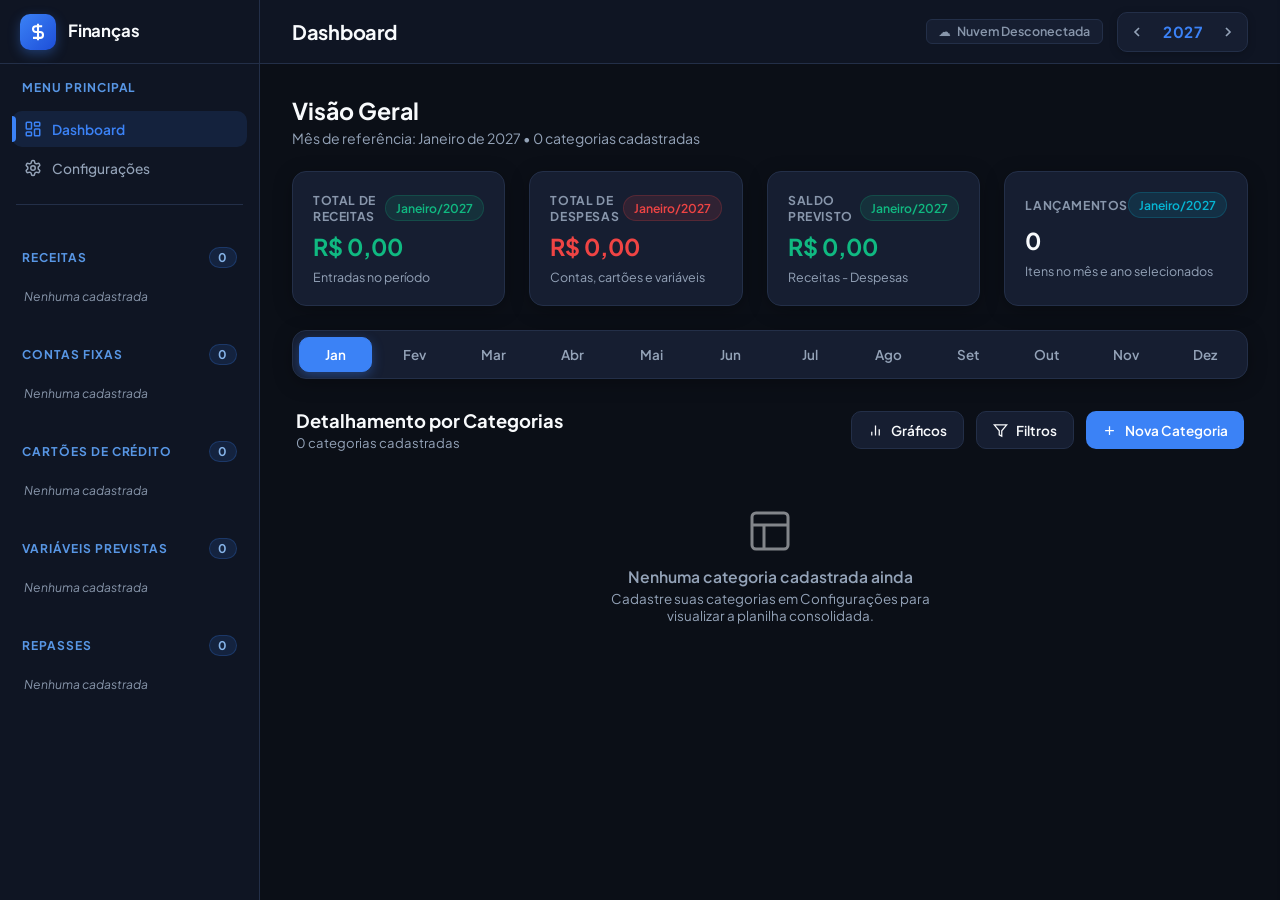
<file: index.html>
<!DOCTYPE html>
<html lang="pt-BR">
<head>
  <meta charset="UTF-8">
  <meta name="viewport" content="width=device-width, initial-scale=1.0">
  <title>Sistema Financeiro - SPA</title>
  <link rel="stylesheet" href="style.css">
  <link rel="preconnect" href="https://fonts.googleapis.com">
  <link rel="preconnect" href="https://fonts.gstatic.com" crossorigin>
  <link href="https://fonts.googleapis.com/css2?family=Plus+Jakarta+Sans:wght@400;500;600;700&display=swap" rel="stylesheet">
</head>
<body>
  <div class="app-layout">
    <!-- Sidebar Fixa Lateral Esquerda -->
    <aside class="sidebar" id="sidebar">
      <div class="sidebar-brand">
        <div class="brand-icon">
          <svg width="20" height="20" viewBox="0 0 24 24" fill="none" stroke="currentColor" stroke-width="2.5">
            <path d="M12 2v20M17 5H9.5a3.5 3.5 0 0 0 0 7h5a3.5 3.5 0 0 1 0 7H6"/>
          </svg>
        </div>
        <span class="brand-title">Finanças</span>
      </div>

      <nav class="sidebar-nav">
        <!-- Links Fixos no Topo -->
        <div class="nav-section">
          <span class="nav-section-title">Menu Principal</span>
          <ul class="nav-list">
            <li>
              <button class="nav-link active" data-route="dashboard">
                <svg class="nav-icon" width="18" height="18" viewBox="0 0 24 24" fill="none" stroke="currentColor" stroke-width="2">
                  <rect width="7" height="9" x="3" y="3" rx="1"/>
                  <rect width="7" height="5" x="14" y="3" rx="1"/>
                  <rect width="7" height="9" x="14" y="12" rx="1"/>
                  <rect width="7" height="5" x="3" y="16" rx="1"/>
                </svg>
                <span>Dashboard</span>
              </button>
            </li>
            <li>
              <button class="nav-link" data-route="configuracoes">
                <svg class="nav-icon" width="18" height="18" viewBox="0 0 24 24" fill="none" stroke="currentColor" stroke-width="2">
                  <path d="M12.22 2h-.44a2 2 0 0 0-2 2v.18a2 2 0 0 1-1 1.73l-.43.25a2 2 0 0 1-2 0l-.15-.08a2 2 0 0 0-2.73.73l-.22.38a2 2 0 0 0 .73 2.73l.15.1a2 2 0 0 1 1 1.72v.51a2 2 0 0 1-1 1.74l-.15.09a2 2 0 0 0-.73 2.73l.22.38a2 2 0 0 0 2.73.73l.15-.08a2 2 0 0 1 2 0l.43.25a2 2 0 0 1 1 1.73V20a2 2 0 0 0 2 2h.44a2 2 0 0 0 2-2v-.18a2 2 0 0 1 1-1.73l.43-.25a2 2 0 0 1 2 0l.15.08a2 2 0 0 0 2.73-.73l.22-.39a2 2 0 0 0-.73-2.73l-.15-.08a2 2 0 0 1-1-1.74v-.5a2 2 0 0 1 1-1.74l.15-.09a2 2 0 0 0 .73-2.73l-.22-.38a2 2 0 0 0-2.73-.73l-.15.08a2 2 0 0 1-2 0l-.43-.25a2 2 0 0 1-1-1.73V4a2 2 0 0 0-2-2z"/>
                  <circle cx="12" cy="12" r="3"/>
                </svg>
                <span>Configurações</span>
              </button>
            </li>
          </ul>
        </div>

        <div class="nav-divider"></div>

        <!-- Grupos Visuais de Categorias Dinâmicas -->
        <div class="dynamic-category-sections" id="dynamicCategorySections">
          <!-- Grupos e links renderizados dinamicamente via JS -->
        </div>
      </nav>
    </aside>

    <!-- Overlay da Sidebar Mobile -->
    <div id="sidebarOverlay"></div>

    <!-- Área Principal à Direita -->
    <div class="main-wrapper">
      <!-- Cabeçalho Simples no Topo -->
      <header class="app-header">
        <div class="header-left">
          <button id="btnMenuToggle" class="menu-mobile" aria-label="Abrir menu" title="Abrir menu">
            <svg width="20" height="20" viewBox="0 0 24 24" fill="none" stroke="currentColor" stroke-width="2" stroke-linecap="round" stroke-linejoin="round">
              <line x1="3" y1="12" x2="21" y2="12"></line>
              <line x1="3" y1="6" x2="21" y2="6"></line>
              <line x1="3" y1="18" x2="21" y2="18"></line>
            </svg>
          </button>
          <h1 class="header-title" id="headerTitle">Dashboard</h1>
        </div>
        <div class="header-right">
          <!-- Indicador de Status da Nuvem -->
          <span id="cloudStatus" class="status-indicator" title="Nuvem Atualizada" aria-label="Nuvem Atualizada"><span class="status-icon">☁️</span> <span class="status-text">Nuvem Atualizada</span></span>

          <!-- Seletor de Ano -->
          <div class="year-selector" id="yearSelector">
            <button type="button" class="btn-year-nav" id="btnPrevYear" aria-label="Ano anterior" title="Ano anterior">
              <svg width="16" height="16" viewBox="0 0 24 24" fill="none" stroke="currentColor" stroke-width="2.5">
                <polyline points="15 18 9 12 15 6"></polyline>
              </svg>
            </button>
            <span class="year-display" id="yearDisplay">2026</span>
            <button type="button" class="btn-year-nav" id="btnNextYear" aria-label="Próximo ano" title="Próximo ano">
              <svg width="16" height="16" viewBox="0 0 24 24" fill="none" stroke="currentColor" stroke-width="2.5">
                <polyline points="9 18 15 12 9 6"></polyline>
              </svg>
            </button>
          </div>
        </div>
      </header>

      <!-- Conteúdo da Área Principal -->
      <main class="app-main" id="appMain">
        <!-- Tela 1: Dashboard (Padrão ao carregar) -->
        <section class="screen-view active" id="viewDashboard">
          <div class="dashboard-header-intro">
            <h2>Visão Geral</h2>
            <p id="dashMonthLabel">Resumo financeiro e categorias ativas</p>
          </div>

          <!-- Métricas Resumo -->
          <div class="metrics-grid" id="dashboardMetrics">
            <!-- Cards de métricas gerados via JS -->
          </div>

          <!-- Barra de Abas Horizontais dos 12 Meses no Dashboard -->
          <nav class="month-tabs-bar" id="dashMonthTabsBar" aria-label="Navegação por mês no Dashboard">
            <button type="button" class="month-tab" data-month="0">Jan</button>
            <button type="button" class="month-tab" data-month="1">Fev</button>
            <button type="button" class="month-tab" data-month="2">Mar</button>
            <button type="button" class="month-tab" data-month="3">Abr</button>
            <button type="button" class="month-tab" data-month="4">Mai</button>
            <button type="button" class="month-tab" data-month="5">Jun</button>
            <button type="button" class="month-tab" data-month="6">Jul</button>
            <button type="button" class="month-tab" data-month="7">Ago</button>
            <button type="button" class="month-tab" data-month="8">Set</button>
            <button type="button" class="month-tab" data-month="9">Out</button>
            <button type="button" class="month-tab" data-month="10">Nov</button>
            <button type="button" class="month-tab" data-month="11">Dez</button>
          </nav>

          <!-- Seção de Planilha Financeira do Dashboard (Tabelas Agrupadas por Tipo) -->
          <div class="dashboard-sheets-wrapper" id="dashboardSheetsWrapper">
            <div class="sheet-section-header">
              <div class="sheet-section-title-wrap">
                <h3 class="sheet-section-title">Detalhamento por Categorias</h3>
                <p class="sheet-section-subtitle" id="dashCategoryCount">Visão consolidada em formato de planilha</p>
              </div>
              <div class="sheet-header-actions">
                <button type="button" id="btnOpenChartsModal" class="btn btn-secondary btn-sm">
                  <svg width="15" height="15" viewBox="0 0 24 24" fill="none" stroke="currentColor" stroke-width="2">
                    <line x1="18" y1="20" x2="18" y2="10"></line>
                    <line x1="12" y1="20" x2="12" y2="4"></line>
                    <line x1="6" y1="20" x2="6" y2="14"></line>
                  </svg>
                  <span>Gráficos</span>
                </button>
                <button type="button" id="btnAbrirFiltros" class="btn btn-secondary btn-sm">
                  <svg width="15" height="15" viewBox="0 0 24 24" fill="none" stroke="currentColor" stroke-width="2">
                    <polygon points="22 3 2 3 10 12.46 10 19 14 21 14 12.46 22 3"></polygon>
                  </svg>
                  <span>Filtros</span>
                </button>
                <button type="button" class="btn btn-primary btn-sm" id="btnGoToConfig">
                  <svg width="15" height="15" viewBox="0 0 24 24" fill="none" stroke="currentColor" stroke-width="2">
                    <path d="M12 5v14M5 12h14"/>
                  </svg>
                  <span>Nova Categoria</span>
                </button>
              </div>
            </div>

            <!-- Tabelas por Tipo empilhadas verticalmente -->
            <div class="sheet-tables-stack" id="dashboardTablesContainer">
              <!-- Preenchido via renderDashboardTables() -->
            </div>
          </div>
        </section>

        <!-- Tela 2: Configurações (Gerenciamento de Categorias) -->
        <section class="screen-view" id="viewConfiguracoes">
          <!-- Formulário de Cadastro de Categoria -->
          <div class="card form-card">
            <div class="card-header">
              <div class="card-header-icon">
                <svg width="20" height="20" viewBox="0 0 24 24" fill="none" stroke="currentColor" stroke-width="2">
                  <path d="M12 5v14M5 12h14"/>
                </svg>
              </div>
              <div>
                <h2 class="card-title">Cadastrar Categoria</h2>
                <p class="card-subtitle">Cadastre dinamicamente as categorias que estruturam o seu fluxo financeiro</p>
              </div>
            </div>

            <form id="categoryForm" class="category-form" novalidate>
              <div class="form-row">
                <div class="form-group flex-2">
                  <label for="categoryName">Nome da Categoria</label>
                  <input 
                    type="text" 
                    id="categoryName" 
                    class="form-control" 
                    placeholder="Ex: Nubank, Salário, Mercado..." 
                    required 
                    autocomplete="off"
                  />
                  <span class="form-error" id="nameError"></span>
                </div>

                <div class="form-group flex-2">
                  <label for="categoryType">Tipo</label>
                  <select id="categoryType" class="form-control" required>
                    <option value="" disabled selected>Selecione um tipo...</option>
                    <option value="Receita">Receita</option>
                    <option value="Cartão de Crédito">Cartão de Crédito</option>
                    <option value="Conta Fixa">Conta Fixa</option>
                    <option value="Variável Prevista">Variável Prevista</option>
                    <option value="Repasse">Repasse</option>
                  </select>
                  <span class="form-error" id="typeError"></span>
                </div>

                <div class="form-group flex-1 form-actions">
                  <div class="action-buttons">
                    <button type="submit" class="btn btn-primary" id="btnAddCategory">
                      <svg width="18" height="18" viewBox="0 0 24 24" fill="none" stroke="currentColor" stroke-width="2" id="btnSubmitCategoryIcon">
                        <line x1="12" y1="5" x2="12" y2="19"></line>
                        <line x1="5" y1="12" x2="19" y2="12"></line>
                      </svg>
                      <span id="btnSubmitCategoryText">Adicionar</span>
                    </button>
                    <button type="button" class="btn btn-secondary" id="btnCancelEditCategory" style="display: none;">
                      <svg width="15" height="15" viewBox="0 0 24 24" fill="none" stroke="currentColor" stroke-width="2">
                        <line x1="18" y1="6" x2="6" y2="18"></line>
                        <line x1="6" y1="6" x2="18" y2="18"></line>
                      </svg>
                      <span>Cancelar</span>
                    </button>
                  </div>
                </div>
              </div>
            </form>
          </div>

          <!-- Listagem de Categorias (Abaixo do formulário) -->
          <div class="card table-card">
            <div class="card-header card-header-flex">
              <div>
                <h2 class="card-title">Categorias Criadas</h2>
                <p class="card-subtitle" id="categoryCountLabel">Nenhuma categoria cadastrada</p>
              </div>
            </div>

            <div class="table-responsive">
              <table class="data-table">
                <thead>
                  <tr>
                    <th>Nome</th>
                    <th>Tipo</th>
                    <th class="text-right">Ação</th>
                  </tr>
                </thead>
                <tbody id="categoryTableBody">
                  <!-- Linhas geradas dinamicamente via JS -->
                </tbody>
              </table>
            </div>

            <!-- Estado Vazio quando não houver categorias -->
            <div class="empty-state" id="emptyState">
              <div class="empty-icon">
                <svg width="40" height="40" viewBox="0 0 24 24" fill="none" stroke="currentColor" stroke-width="1.5">
                  <path d="M20 7h-7L10 4H4c-1.1 0-2 .9-2 2v12c0 1.1.9 2 2 2h16c1.1 0 2-.9 2-2V9c0-1.1-.9-2-2-2z"/>
                </svg>
              </div>
              <p class="empty-title">Nenhuma categoria criada</p>
              <p class="empty-desc">Utilize o formulário acima para adicionar categorias ao sistema.</p>
            </div>
          </div>

          <!-- Segurança e Backup dos Dados -->
          <div class="card backup-card">
            <div class="card-header card-header-flex">
              <div>
                <h3 class="card-title">Segurança & Backup dos Dados</h3>
                <p class="card-subtitle">Seus dados ficam 100% salvos no navegador. Exporte um backup para garantia total.</p>
              </div>
              <div class="storage-badge-status" id="storageStatusBadge">
                <span class="status-dot"></span>
                <span>Storage Ativo</span>
              </div>
            </div>
            <div class="backup-actions-row">
              <div class="backup-action-item">
                <button type="button" class="btn btn-secondary" id="btnExportBackup">
                  <svg width="16" height="16" viewBox="0 0 24 24" fill="none" stroke="currentColor" stroke-width="2">
                    <path d="M21 15v4a2 2 0 0 1-2 2H5a2 2 0 0 1-2-2v-4"></path>
                    <polyline points="7 10 12 15 17 10"></polyline>
                    <line x1="12" y1="15" x2="12" y2="3"></line>
                  </svg>
                  <span>Baixar Backup (JSON)</span>
                </button>
                <p class="backup-hint">Gera um arquivo de segurança no seu computador com todas as categorias e lançamentos.</p>
              </div>

              <div class="backup-action-item">
                <label for="importBackupInput" class="btn btn-secondary btn-file-label">
                  <svg width="16" height="16" viewBox="0 0 24 24" fill="none" stroke="currentColor" stroke-width="2">
                    <path d="M21 15v4a2 2 0 0 1-2 2H5a2 2 0 0 1-2-2v-4"></path>
                    <polyline points="17 8 12 3 7 8"></polyline>
                    <line x1="12" y1="3" x2="12" y2="15"></line>
                  </svg>
                  <span>Restaurar Backup (JSON)</span>
                </label>
                <input type="file" id="importBackupInput" accept=".json" style="display: none;">
                <p class="backup-hint">Carrega dados previamente salvos a partir de um arquivo JSON.</p>
              </div>
            </div>
          </div>

          <!-- Sincronização na Nuvem (JSONBin) -->
          <div class="card backup-card cloud-sync-card">
            <div class="card-header card-header-flex">
              <div>
                <h3 class="card-title">Sincronização na Nuvem (JSONBin)</h3>
                <p class="card-subtitle">Faça backup e sincronize os seus dados financeiros utilizando a API REST do JSONBin.io</p>
              </div>
              <div class="storage-badge-status badge-cloud-api" id="cloudStatusBadge">
                <span class="status-dot"></span>
                <span>API REST</span>
              </div>
            </div>

            <div class="cloud-form">
              <div class="form-row">
                <div class="form-group flex-2">
                  <label for="jsonbinApiKey">API Key (X-Master-Key)</label>
                  <input 
                    type="password" 
                    id="jsonbinApiKey" 
                    class="form-control" 
                    placeholder="Cole aqui a sua X-Master-Key do JSONBin..." 
                    autocomplete="off"
                  />
                  <p class="backup-hint">Chave mestre obtida na sua conta JSONBin.io.</p>
                </div>
                <div class="form-group flex-2">
                  <label for="jsonbinBinId">Bin ID (Opcional na primeira vez)</label>
                  <input 
                    type="text" 
                    id="jsonbinBinId" 
                    class="form-control" 
                    placeholder="Gerado automaticamente ou cole um Bin ID existente..." 
                    autocomplete="off"
                  />
                  <p class="backup-hint">Identificador do Bin. Deixe vazio para criar um novo no primeiro envio.</p>
                </div>
              </div>

              <div class="cloud-sync-info">
                <svg width="15" height="15" viewBox="0 0 24 24" fill="none" stroke="currentColor" stroke-width="2" aria-hidden="true">
                  <circle cx="12" cy="12" r="10"></circle>
                  <polyline points="12 6 12 12 16 14"></polyline>
                </svg>
                <span id="cloudLastUpdatedText">Última modificação local: Nunca</span>
              </div>

              <div class="cloud-actions-row">
                <button type="button" class="btn btn-secondary" id="btnSaveCloudCreds">
                  <svg width="16" height="16" viewBox="0 0 24 24" fill="none" stroke="currentColor" stroke-width="2">
                    <path d="M19 21H5a2 2 0 0 1-2-2V5a2 2 0 0 1 2-2h11l5 5v11a2 2 0 0 1-2 2z"></path>
                    <polyline points="17 21 17 13 7 13 7 21"></polyline>
                    <polyline points="7 3 7 8 15 8"></polyline>
                  </svg>
                  <span>Guardar Credenciais</span>
                </button>

                <button type="button" class="btn btn-primary" id="btnSyncToCloud">
                  <svg width="16" height="16" viewBox="0 0 24 24" fill="none" stroke="currentColor" stroke-width="2">
                    <polyline points="16 16 12 12 8 16"></polyline>
                    <line x1="12" y1="12" x2="12" y2="21"></line>
                    <path d="M20.39 18.39A5 5 0 0 0 18 9h-1.26A8 8 0 1 0 3 16.3"></path>
                  </svg>
                  <span>Enviar para a Nuvem</span>
                </button>

                <button type="button" class="btn btn-secondary" id="btnSyncFromCloud">
                  <svg width="16" height="16" viewBox="0 0 24 24" fill="none" stroke="currentColor" stroke-width="2">
                    <polyline points="8 17 12 21 16 17"></polyline>
                    <line x1="12" y1="12" x2="12" y2="21"></line>
                    <path d="M20.39 18.39A5 5 0 0 0 18 9h-1.26A8 8 0 1 0 3 16.3"></path>
                  </svg>
                  <span>Restaurar da Nuvem</span>
                </button>
              </div>
            </div>
          </div>

          <!-- Zona de Perigo (Danger Zone) -->
          <div class="card danger-zone-card">
            <div class="card-header card-header-flex">
              <div>
                <h3 class="card-title text-danger">Zona de Perigo</h3>
                <p class="card-subtitle">Ações críticas e irreversíveis de gerenciamento de dados locais.</p>
              </div>
              <div class="danger-badge-status">
                <svg width="14" height="14" viewBox="0 0 24 24" fill="none" stroke="currentColor" stroke-width="2">
                  <path d="M10.29 3.86L1.82 18a2 2 0 0 0 1.71 3h16.94a2 2 0 0 0 1.71-3L13.71 3.86a2 2 0 0 0-3.42 0z"></path>
                  <line x1="12" y1="9" x2="12" y2="13"></line>
                  <line x1="12" y1="17" x2="12.01" y2="17"></line>
                </svg>
                <span>Atenção</span>
              </div>
            </div>
            <div class="danger-zone-content">
              <button type="button" class="btn btn-danger" id="btnClearAllData">
                <svg width="16" height="16" viewBox="0 0 24 24" fill="none" stroke="currentColor" stroke-width="2">
                  <polyline points="3 6 5 6 21 6"></polyline>
                  <path d="M19 6v14a2 2 0 0 1-2 2H7a2 2 0 0 1-2-2V6m3 0V4a2 2 0 0 1 2-2h4a2 2 0 0 1 2 2v2"></path>
                  <line x1="10" y1="11" x2="10" y2="17"></line>
                  <line x1="14" y1="11" x2="14" y2="17"></line>
                </svg>
                <span>Apagar Todos os Dados</span>
              </button>
              <p class="danger-hint">Atenção: Esta ação apagará todas as categorias, lançamentos e credenciais da nuvem (API Key e Bin ID) do seu navegador. Não afetará o backup já salvo na nuvem.</p>
            </div>
          </div>
        </section>

        <!-- Tela 3: Tela da Categoria (UI e CRUD de Lançamentos) -->
        <section class="screen-view" id="viewCategoryDetail">
          <!-- Cabeçalho da Categoria -->
          <div class="card category-header-card">
            <div class="cat-header-content">
              <div class="cat-header-info">
                <span class="badge" id="catHeaderBadge">Tipo</span>
                <h2 class="cat-title-text" id="catHeaderName">Nome da Categoria</h2>
              </div>
            </div>
          </div>

          <!-- Formulário de Lançamento -->
          <div class="card form-card">
            <div class="card-header">
              <div class="card-header-icon">
                <svg width="20" height="20" viewBox="0 0 24 24" fill="none" stroke="currentColor" stroke-width="2">
                  <line x1="12" y1="5" x2="12" y2="19"></line>
                  <line x1="5" y1="12" x2="19" y2="12"></line>
                </svg>
              </div>
              <div>
                <h3 class="card-title">Novo Lançamento</h3>
                <p class="card-subtitle">Cadastre despesas ou receitas para o mês selecionado</p>
              </div>
            </div>

            <form id="transactionForm" class="transaction-form" novalidate>
              <div class="form-row">
                <div class="form-group flex-3">
                  <label for="transDescription">Descrição</label>
                  <input 
                    type="text" 
                    id="transDescription" 
                    class="form-control" 
                    placeholder="Ex: Compra Mercado, Mensalidade..." 
                    required 
                    autocomplete="off"
                  />
                  <span class="form-error" id="transDescError"></span>
                </div>

                <div class="form-group flex-1">
                  <label for="transInstallment">Parcela</label>
                  <input 
                    type="text" 
                    id="transInstallment" 
                    class="form-control" 
                    placeholder="ex: 1/5 ou -" 
                    autocomplete="off"
                  />
                  <span class="form-error" id="transInstallmentError"></span>
                </div>

                <div class="form-group flex-2">
                  <label for="transValue">Valor (R$)</label>
                  <input 
                    type="text" 
                    inputmode="numeric" 
                    id="transValue" 
                    class="form-control" 
                    placeholder="Ex: R$ 150,00 ou -R$ 50,00" 
                    required
                  />
                  <span class="form-error" id="transValueError"></span>
                </div>

                <div class="form-group flex-2">
                  <label for="itemTag">Classificação</label>
                  <div class="tag-input-group">
                    <select id="itemTag" class="form-control">
                      <option value="">Selecione uma classificação...</option>
                    </select>
                    <button type="button" id="btnManageTags" class="btn-manage-tags" title="Gerenciar Classificações" aria-label="Gerenciar Classificações">
                      <svg width="17" height="17" viewBox="0 0 24 24" fill="none" stroke="currentColor" stroke-width="2" stroke-linecap="round" stroke-linejoin="round">
                        <circle cx="12" cy="12" r="3"></circle>
                        <path d="M19.4 15a1.65 1.65 0 0 0 .33 1.82l.06.06a2 2 0 0 1 0 2.83 2 2 0 0 1-2.83 0l-.06-.06a1.65 1.65 0 0 0-1.82-.33 1.65 1.65 0 0 0-1 1.51V21a2 2 0 0 1-2 2 2 2 0 0 1-2-2v-.09A1.65 1.65 0 0 0 9 19.4a1.65 1.65 0 0 0-1.82.33l-.06.06a2 2 0 0 1-2.83 0 2 2 0 0 1 0-2.83l.06-.06a1.65 1.65 0 0 0 .33-1.82 1.65 1.65 0 0 0-1.51-1H3a2 2 0 0 1-2-2 2 2 0 0 1 2-2h.09A1.65 1.65 0 0 0 4.6 9a1.65 1.65 0 0 0-.33-1.82l-.06-.06a2 2 0 0 1 0-2.83 2 2 0 0 1 2.83 0l.06.06a1.65 1.65 0 0 0 1.82.33H9a1.65 1.65 0 0 0 1-1.51V3a2 2 0 0 1 2-2 2 2 0 0 1 2 2v.09a1.65 1.65 0 0 0 1 1.51 1.65 1.65 0 0 0 1.82-.33l.06-.06a2 2 0 0 1 2.83 0 2 2 0 0 1 0 2.83l-.06.06a1.65 1.65 0 0 0-.33 1.82V9a1.65 1.65 0 0 0 1.51 1H21a2 2 0 0 1 2 2 2 2 0 0 1-2 2h-.09a1.65 1.65 0 0 0-1.51 1z"></path>
                      </svg>
                    </button>
                  </div>
                  <span class="form-error" id="itemTagError"></span>
                </div>

                <div class="form-group flex-2" id="transRepasseGroup" style="display: none;">
                  <label for="transRepasseSelect">Vincular a Repasse (Opcional)</label>
                  <select id="transRepasseSelect" class="form-control">
                    <option value="">Nenhum repasse vinculado</option>
                  </select>
                  <span class="form-error" id="transRepasseError"></span>
                </div>

                <div class="form-group form-actions">
                  <div class="action-buttons">
                    <button type="submit" class="btn btn-primary" id="btnAddTransaction">
                      <svg width="18" height="18" viewBox="0 0 24 24" fill="none" stroke="currentColor" stroke-width="2" id="btnSubmitTransIcon">
                        <line x1="12" y1="5" x2="12" y2="19"></line>
                        <line x1="5" y1="12" x2="19" y2="12"></line>
                      </svg>
                      <span id="btnSubmitTransText">Adicionar Lançamento</span>
                    </button>
                    <button type="button" class="btn btn-secondary" id="btnCancelEdit" style="display: none;">
                      <svg width="15" height="15" viewBox="0 0 24 24" fill="none" stroke="currentColor" stroke-width="2">
                        <line x1="18" y1="6" x2="6" y2="18"></line>
                        <line x1="6" y1="6" x2="18" y2="18"></line>
                      </svg>
                      <span>Cancelar</span>
                    </button>
                  </div>
                </div>
              </div>
            </form>
          </div>

          <!-- Barra de Abas Horizontais dos 12 Meses -->
          <nav class="month-tabs-bar" id="monthTabsBar" aria-label="Navegação por mês">
            <button type="button" class="month-tab" data-month="0">Jan</button>
            <button type="button" class="month-tab" data-month="1">Fev</button>
            <button type="button" class="month-tab" data-month="2">Mar</button>
            <button type="button" class="month-tab" data-month="3">Abr</button>
            <button type="button" class="month-tab" data-month="4">Mai</button>
            <button type="button" class="month-tab" data-month="5">Jun</button>
            <button type="button" class="month-tab" data-month="6">Jul</button>
            <button type="button" class="month-tab" data-month="7">Ago</button>
            <button type="button" class="month-tab" data-month="8">Set</button>
            <button type="button" class="month-tab" data-month="9">Out</button>
            <button type="button" class="month-tab" data-month="10">Nov</button>
            <button type="button" class="month-tab" data-month="11">Dez</button>
          </nav>

          <!-- Tabela de Lançamentos do Mês -->
          <div class="card table-card">
            <div class="card-header card-header-flex">
              <div>
                <h3 class="card-title">Lançamentos do Mês</h3>
                <p class="card-subtitle" id="transCountLabel">0 lançamentos</p>
              </div>
              <div class="card-header-actions">
                <select id="filtroTipoCompra" class="filtro-select" aria-label="Filtrar por tipo de compra">
                  <option value="todos" selected>Todos os Lançamentos</option>
                  <option value="unicas">Apenas Compras Únicas</option>
                  <option value="parceladas">Apenas Parceladas</option>
                </select>
              </div>
            </div>

            <div class="table-responsive">
              <table class="data-table" id="transactionTable">
                <thead>
                  <tr>
                    <th class="col-status">Status</th>
                    <th class="col-installment">Parcela</th>
                    <th>Descrição</th>
                    <th class="col-value">Valor</th>
                    <th class="col-actions text-right">Ações</th>
                  </tr>
                </thead>
                <tbody id="transactionTableBody">
                  <!-- Preenchido dinamicamente via JS -->
                </tbody>
                <tfoot id="transactionTableFoot">
                  <tr class="table-total-row">
                    <td colspan="3" class="text-right"><strong>Total do Mês:</strong></td>
                    <td colspan="2"><strong class="total-value-display" id="transTotalValue">R$ 0,00</strong></td>
                  </tr>
                </tfoot>
              </table>
            </div>

            <!-- Estado Vazio para lançamentos -->
            <div class="empty-state" id="emptyTransState">
              <div class="empty-icon">
                <svg width="40" height="40" viewBox="0 0 24 24" fill="none" stroke="currentColor" stroke-width="1.5">
                  <path d="M14 2H6a2 2 0 0 0-2 2v16a2 2 0 0 0 2 2h12a2 2 0 0 0 2-2V8z"></path>
                  <polyline points="14 2 14 8 20 8"></polyline>
                </svg>
              </div>
              <p class="empty-title">Nenhum lançamento neste mês</p>
              <p class="empty-desc">Adicione um lançamento no formulário acima para esta categoria.</p>
            </div>
          </div>
        </section>
      </main>
    </div>
  </div>

  <!-- Menu Lateral (Drawer/Off-canvas) de Filtros Avançados -->
  <div id="overlayFiltros" class="overlay-filtros"></div>

  <aside id="drawerFiltros" class="drawer-filtros" aria-label="Menu de Filtros">
    <div class="drawer-header">
      <div class="drawer-title-wrap">
        <svg width="18" height="18" viewBox="0 0 24 24" fill="none" stroke="currentColor" stroke-width="2">
          <polygon points="22 3 2 3 10 12.46 10 19 14 21 14 12.46 22 3"></polygon>
        </svg>
        <h3 class="drawer-title">FILTROS</h3>
      </div>
      <button type="button" class="drawer-btn-close" id="btnFecharFiltros" aria-label="Fechar menu de filtros" title="Fechar">
        <svg width="20" height="20" viewBox="0 0 24 24" fill="none" stroke="currentColor" stroke-width="2">
          <line x1="18" y1="6" x2="6" y2="18"></line>
          <line x1="6" y1="6" x2="18" y2="18"></line>
        </svg>
      </button>
    </div>

    <div class="drawer-body">
      <div class="drawer-filter-group">
        <h4 class="drawer-group-title">TIPO DE CATEGORIA</h4>
        <div class="drawer-checkbox-list" id="drawerTiposList">
          <!-- Checkboxes gerados dinamicamente via JS -->
        </div>
      </div>
    </div>

    <div class="drawer-footer">
      <button type="button" class="btn btn-secondary" id="btnLimparFiltros">Limpar Filtros</button>
      <button type="button" class="btn btn-primary" id="btnConcluidoFiltros">Concluído</button>
    </div>
  </aside>

  <!-- Modal Gerenciar Classificações -->
  <div id="modalManageTagsOverlay" class="modal-overlay" style="display: none;" aria-hidden="true">
    <div class="modal-card" role="dialog" aria-modal="true" aria-labelledby="modalManageTagsTitle">
      <div class="modal-header">
        <div class="modal-title-wrap">
          <svg width="20" height="20" viewBox="0 0 24 24" fill="none" stroke="currentColor" stroke-width="2">
            <path d="M12 2H2v10l9.29 9.29c.94.94 2.48.94 3.42 0l6.58-6.58c.94-.94.94-2.48 0-3.42L12 2Z"></path>
            <circle cx="7" cy="7" r="1"></circle>
          </svg>
          <h3 class="modal-title" id="modalManageTagsTitle">Gerenciar Classificações</h3>
        </div>
        <button type="button" class="modal-btn-close" id="btnCloseManageTags" aria-label="Fechar modal" title="Fechar">
          <svg width="20" height="20" viewBox="0 0 24 24" fill="none" stroke="currentColor" stroke-width="2">
            <line x1="18" y1="6" x2="6" y2="18"></line>
            <line x1="6" y1="6" x2="18" y2="18"></line>
          </svg>
        </button>
      </div>

      <div class="modal-body">
        <form id="formAddTag" class="form-add-tag" onsubmit="return false;">
          <div class="form-row">
            <div class="form-group flex-3">
              <input 
                type="text" 
                id="newTagNameInput" 
                class="form-control" 
                placeholder="Ex: Alimentação, Saúde, Lazer..." 
                autocomplete="off"
              />
              <span class="form-error" id="newTagError"></span>
            </div>
            <div class="form-group flex-1">
              <button type="button" class="btn btn-primary" id="btnAddTagBtn">
                Adicionar
              </button>
            </div>
          </div>
        </form>

        <div class="manage-tags-list-wrapper">
          <h4 class="manage-tags-subtitle">Classificações Cadastradas</h4>
          <ul id="manageTagsList" class="manage-tags-list">
            <!-- Renderizado dinamicamente via JS -->
          </ul>
          <div id="manageTagsEmpty" class="manage-tags-empty" style="display: none;">
            <p>Nenhuma classificação cadastrada.</p>
          </div>
        </div>
      </div>

      <div class="modal-footer">
        <button type="button" class="btn btn-secondary" id="btnDoneManageTags">Concluído</button>
      </div>
    </div>
  </div>

  <!-- Modal de Visualização Gráfica (Mensal e Anual) -->
  <div id="modalChartsOverlay" class="modal-overlay" style="display: none;" aria-hidden="true">
    <div class="modal-card modal-card-charts" role="dialog" aria-modal="true" aria-labelledby="modalChartsTitle">
      <div class="modal-header">
        <div class="modal-title-wrap">
          <svg width="20" height="20" viewBox="0 0 24 24" fill="none" stroke="currentColor" stroke-width="2">
            <line x1="18" y1="20" x2="18" y2="10"></line>
            <line x1="12" y1="20" x2="12" y2="4"></line>
            <line x1="6" y1="20" x2="6" y2="14"></line>
          </svg>
          <div>
            <h3 class="modal-title" id="modalChartsTitle">Análise Visual de Despesas</h3>
            <p class="modal-subtitle" id="chartsModalSubtitle">Visualização de Gastos</p>
          </div>
        </div>
        <button type="button" class="modal-btn-close" id="btnCloseChartsModal" aria-label="Fechar gráficos" title="Fechar">
          <svg width="20" height="20" viewBox="0 0 24 24" fill="none" stroke="currentColor" stroke-width="2" aria-hidden="true">
            <line x1="18" y1="6" x2="6" y2="18"></line>
            <line x1="6" y1="6" x2="18" y2="18"></line>
          </svg>
        </button>
      </div>

      <div class="modal-body">
        <!-- Barra de Controles: Período e Agrupamento -->
        <div class="charts-controls-bar">
          <!-- Alternância de Período -->
          <div class="segmented-group" role="group" aria-label="Período do gráfico">
            <div class="chart-month-select-wrap">
              <select id="chartMonthSelect" class="chart-month-dropdown active" aria-label="Selecionar mês do gráfico">
                <option value="0">Janeiro</option>
                <option value="1">Fevereiro</option>
                <option value="2">Março</option>
                <option value="3">Abril</option>
                <option value="4">Maio</option>
                <option value="5">Junho</option>
                <option value="6">Julho</option>
                <option value="7">Agosto</option>
                <option value="8">Setembro</option>
                <option value="9">Outubro</option>
                <option value="10">Novembro</option>
                <option value="11">Dezembro</option>
              </select>
            </div>
            <button type="button" class="segmented-btn" id="btnChartPeriodYear">Ano Inteiro</button>
          </div>

          <!-- Alternância de Agrupamento -->
          <div class="segmented-group" role="group" aria-label="Agrupamento das despesas">
            <button type="button" class="segmented-btn active" id="btnChartGroupCategory">Por Categoria</button>
            <button type="button" class="segmented-btn" id="btnChartGroupType">Por Tipo</button>
            <button type="button" class="segmented-btn" id="btnChartGroupTag">Por Tag</button>
          </div>
        </div>

        <!-- Banner com Total do Período -->
        <div class="charts-summary-banner">
          <div class="charts-summary-info">
            <span class="charts-summary-title">Total de Despesas no Período</span>
            <span class="charts-count-label" id="chartsCountLabel">0 lançamentos computados</span>
          </div>
          <div class="charts-summary-val-wrap">
            <div class="charts-summary-val" id="chartsTotalExpensesVal">R$ 0,00</div>
          </div>
        </div>

        <!-- Grid Principal: Donut SVG + Ranking de Barras -->
        <div class="charts-content-grid">
          <div class="donut-chart-wrapper" id="donutContainer">
            <!-- Gerado via renderDonutChartSVG() -->
          </div>
          <div class="charts-ranking-container" id="rankingContainer">
            <!-- Gerado via renderRankingListHTML() -->
          </div>
        </div>

        <!-- Evolução Mensal de Gastos (Jan - Dez) -->
        <div id="evolutionContainer">
          <!-- Gerado via renderAnnualEvolutionHTML() -->
        </div>
      </div>
    </div>
  </div>



  <!-- Notificações Toast de Salvamento -->
  <div class="toast-container" id="toast-container" aria-live="polite"></div>

  <script src="app.js"></script>
</body>
</html>
</file>
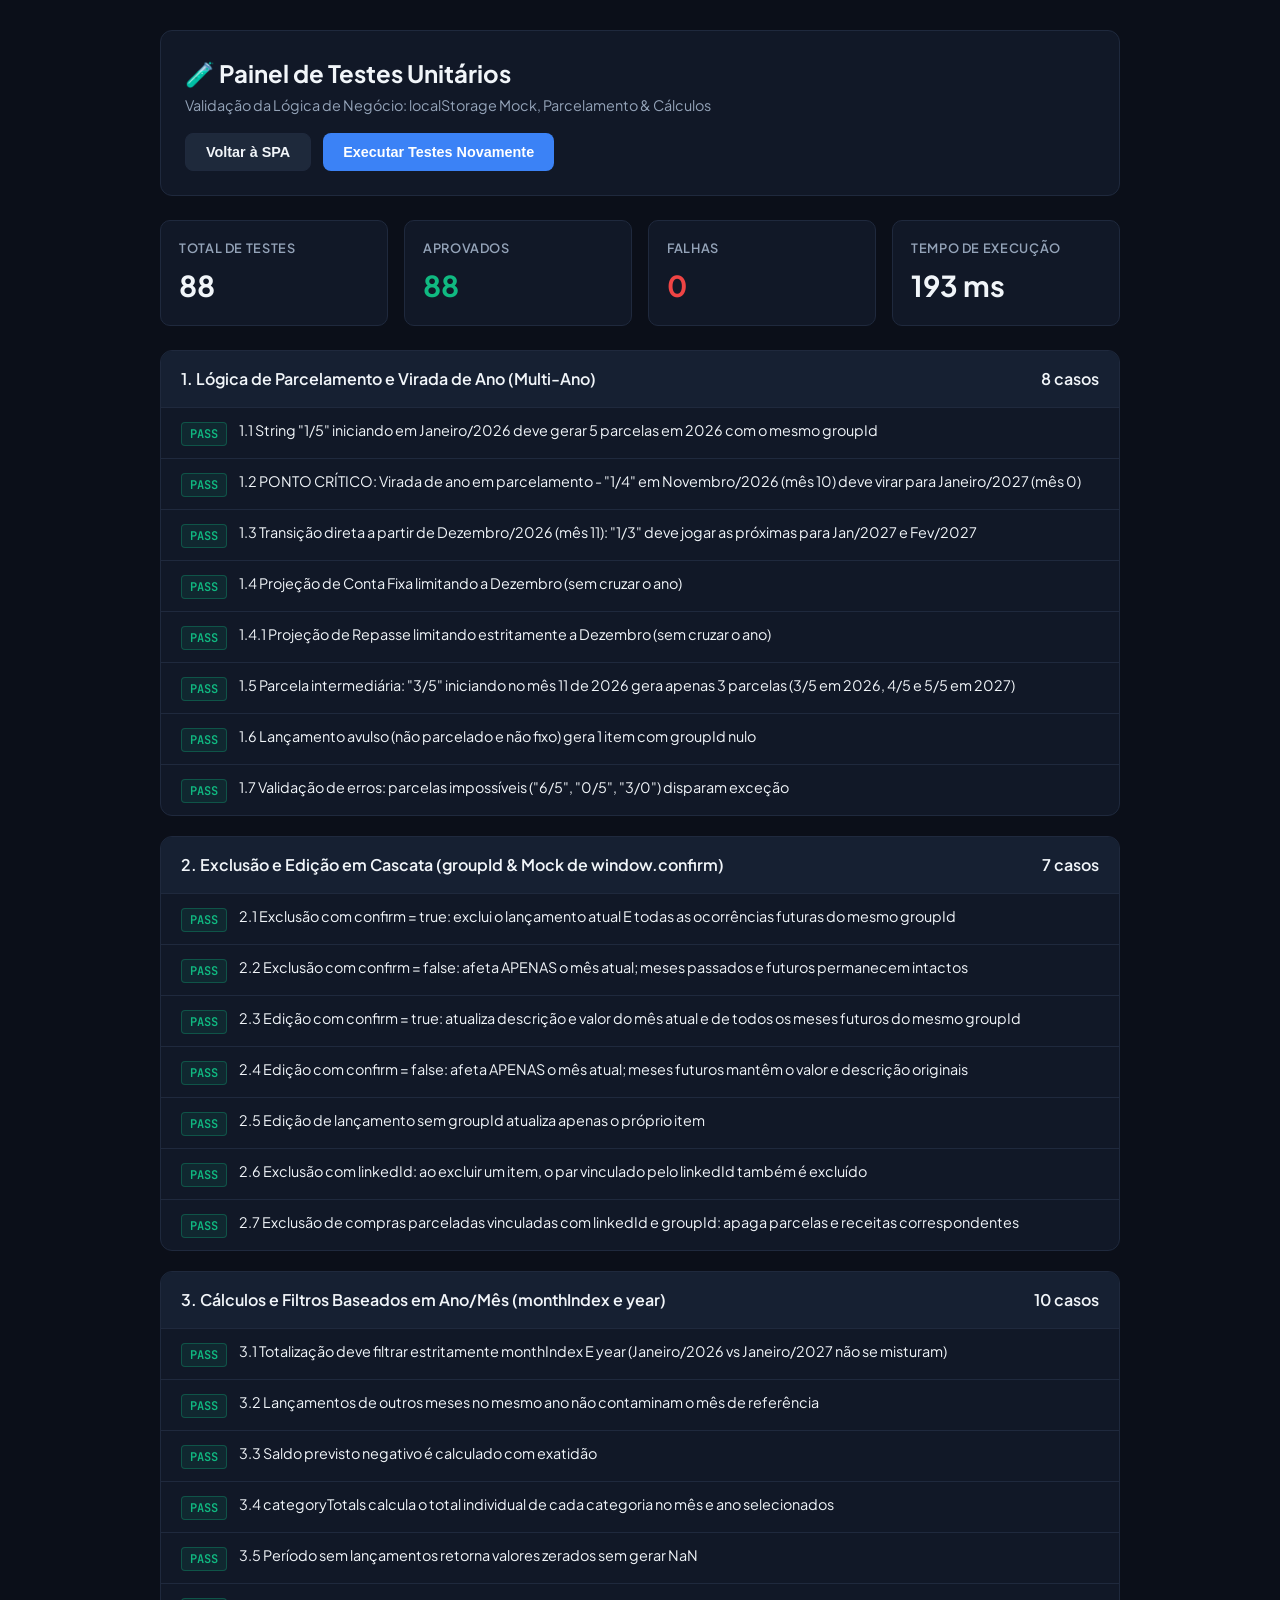
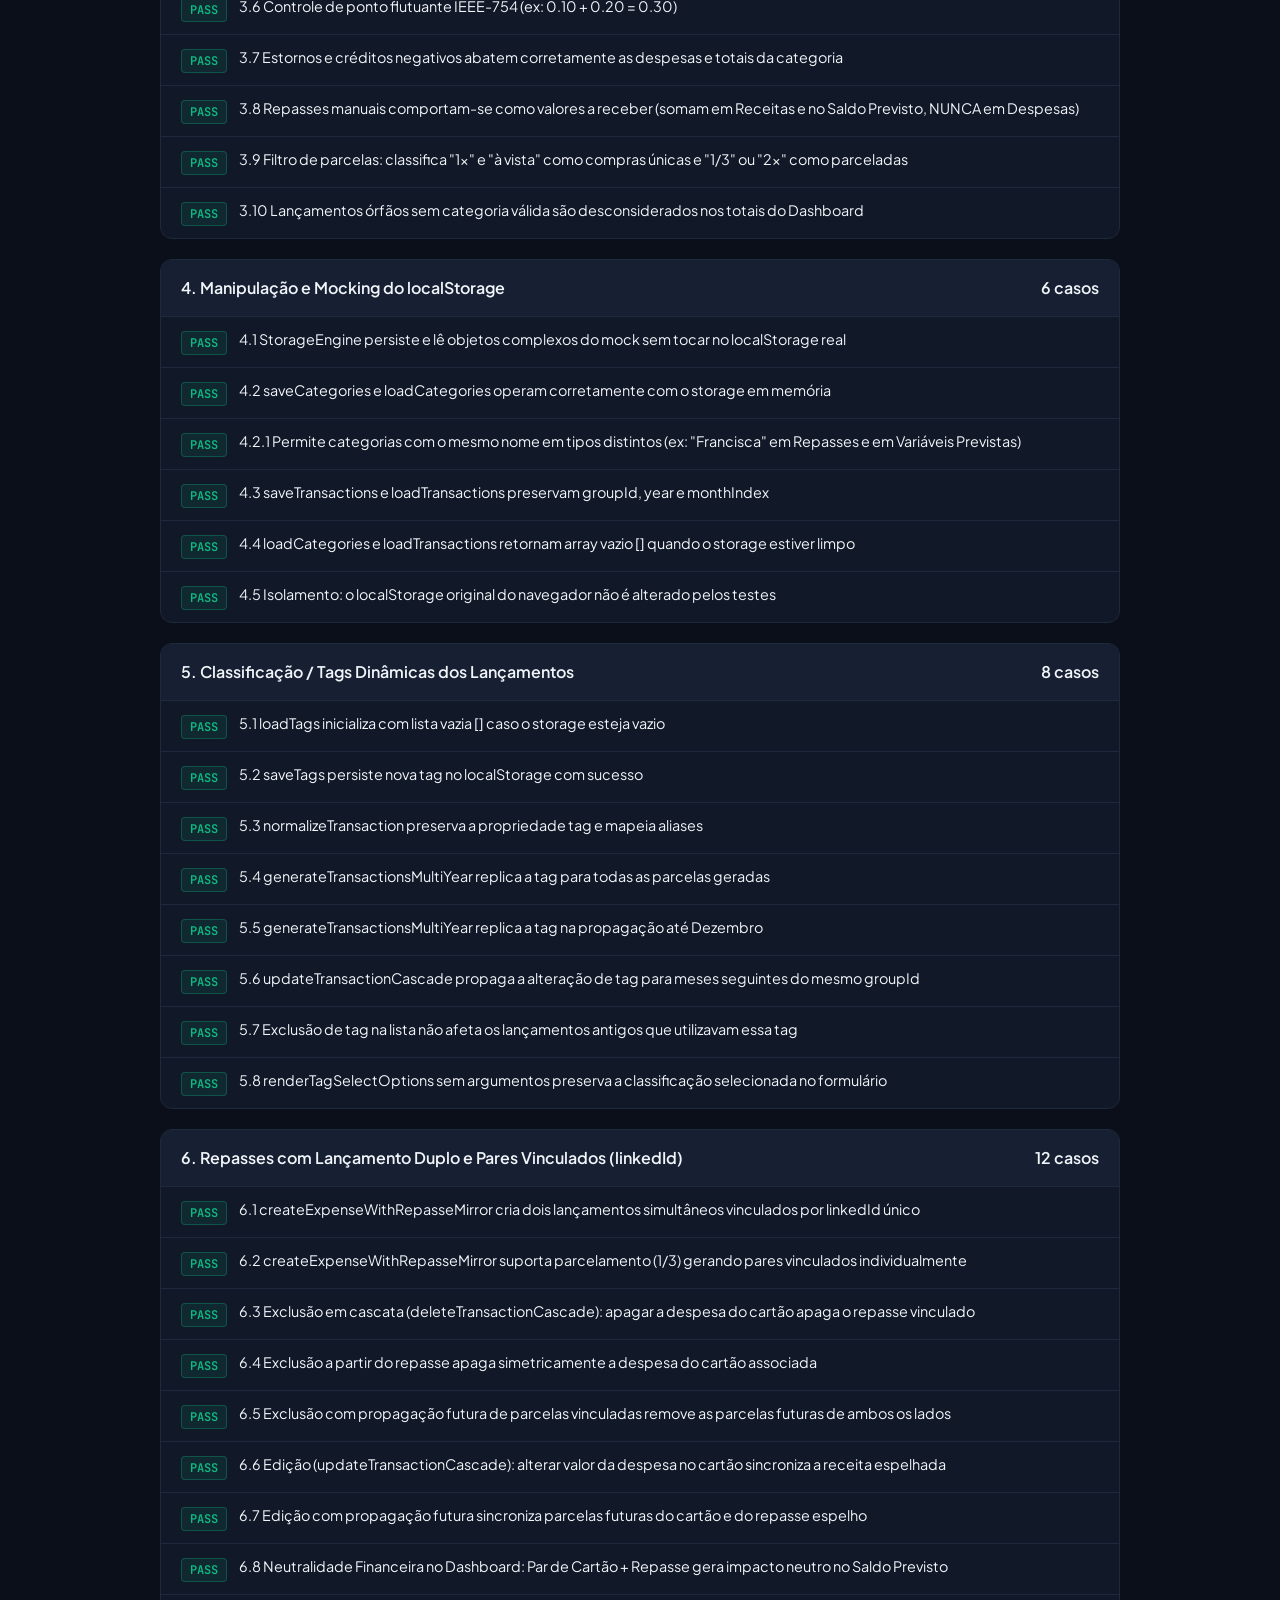
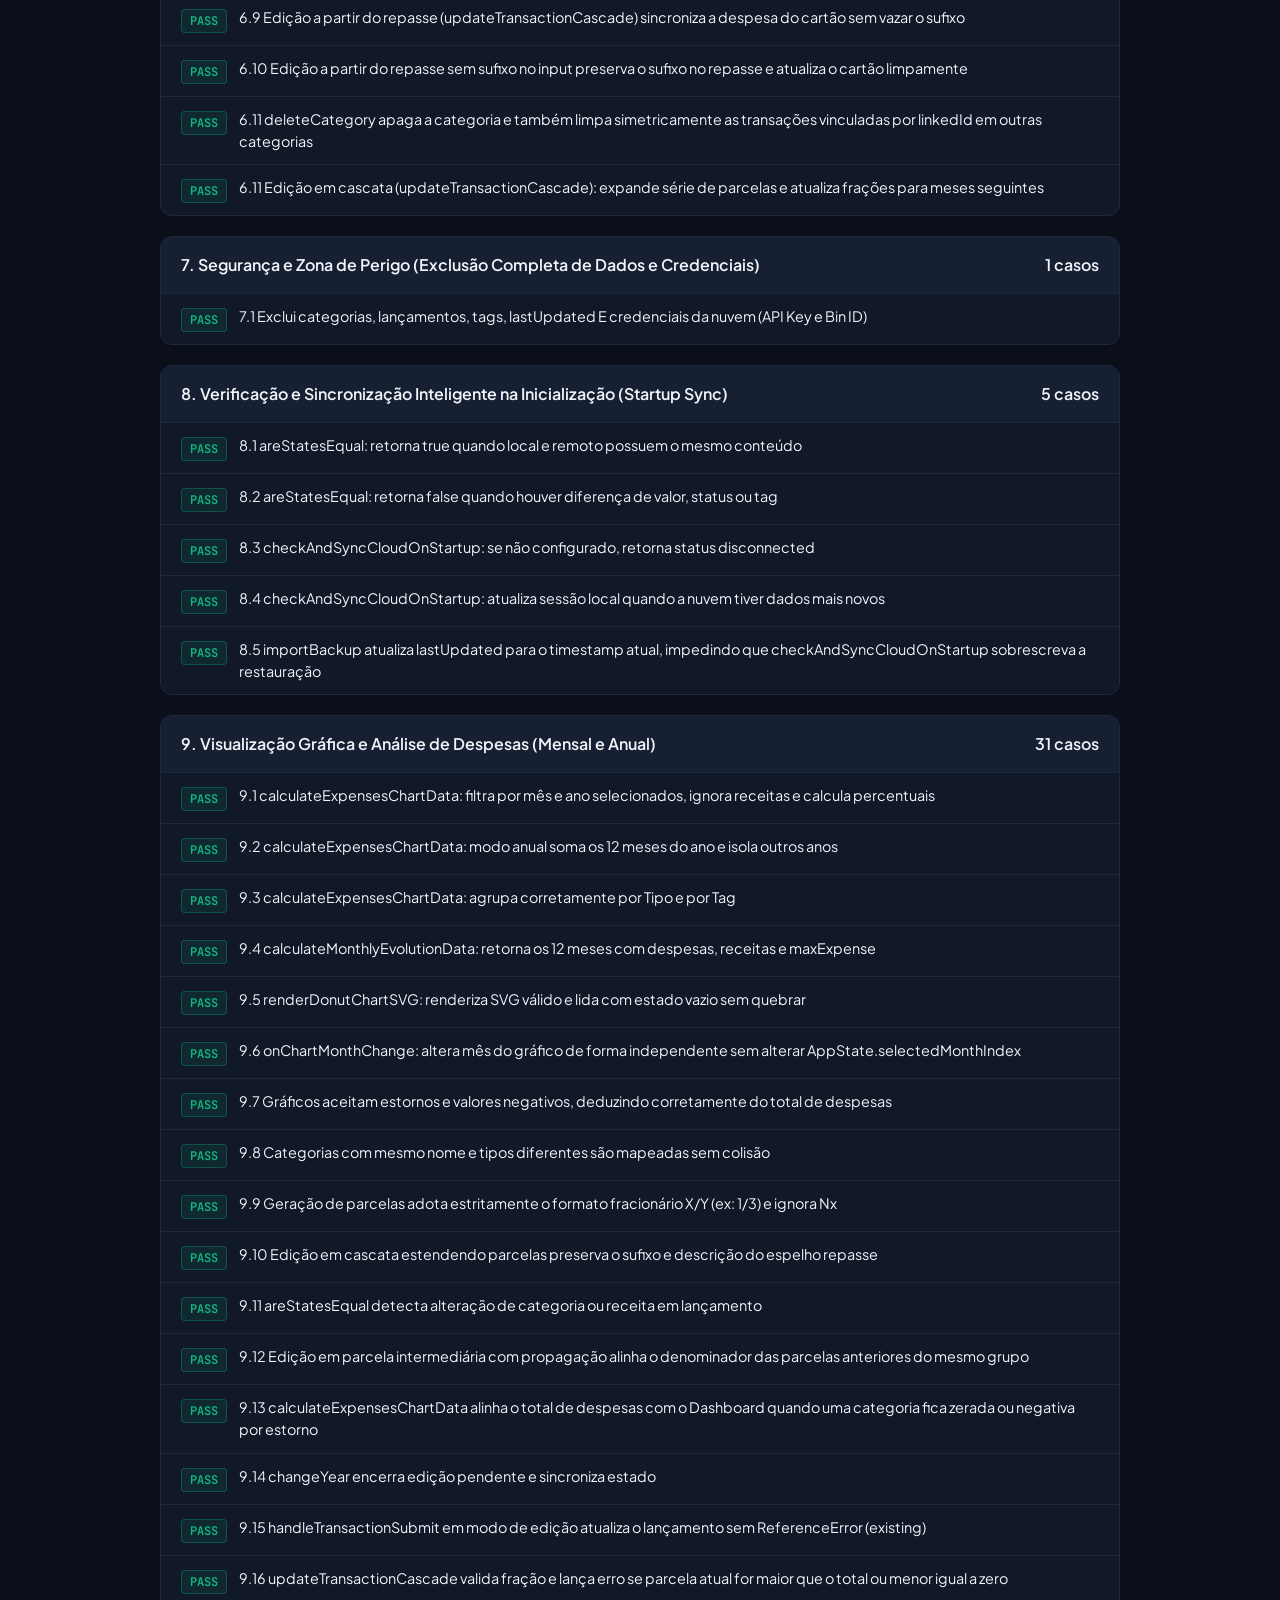
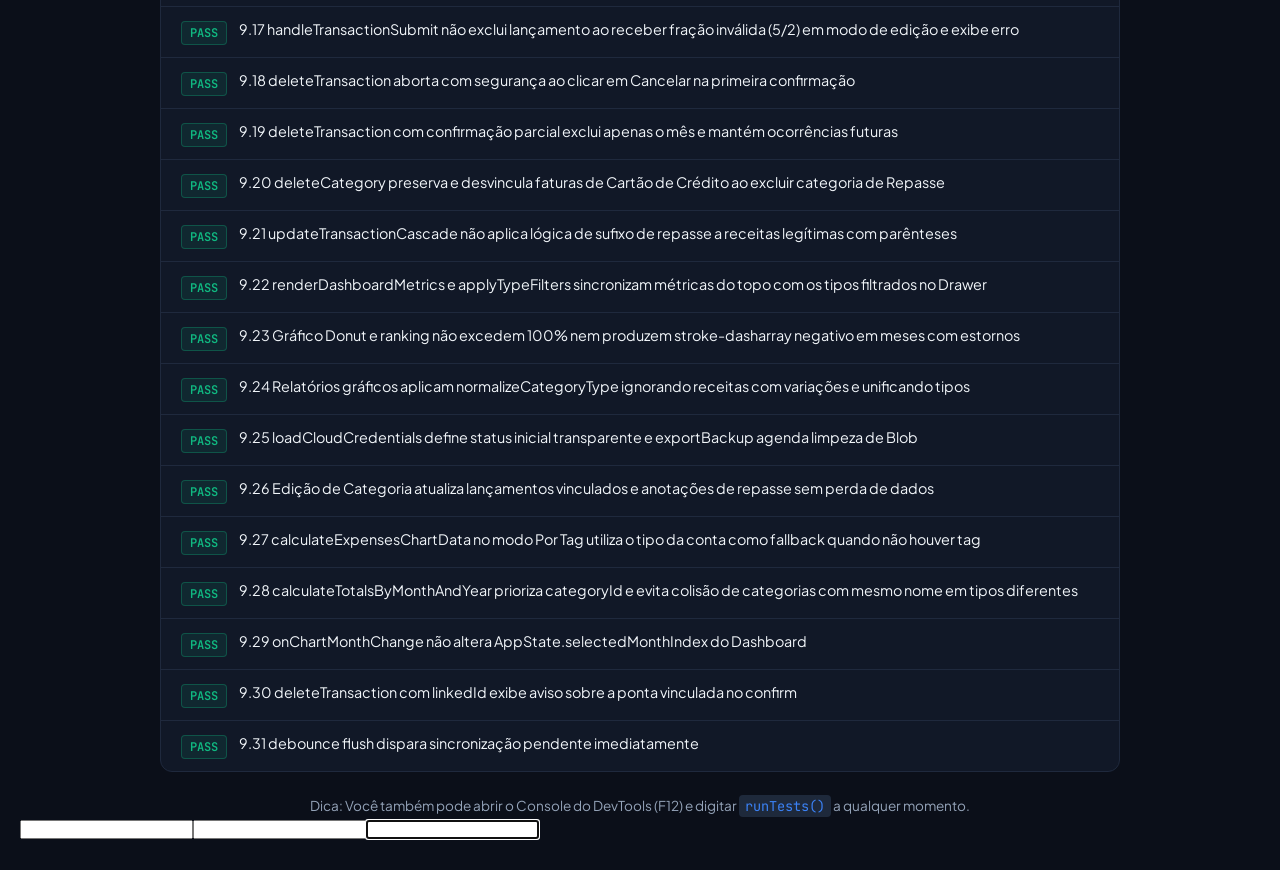
<file: test-runner.html>
<!DOCTYPE html>
<html lang="pt-BR">
<head>
  <meta charset="UTF-8">
  <meta name="viewport" content="width=device-width, initial-scale=1.0">
  <title>Test Runner - FinançasPro SPA</title>
  <link rel="preconnect" href="https://fonts.googleapis.com">
  <link rel="preconnect" href="https://fonts.gstatic.com" crossorigin>
  <link href="https://fonts.googleapis.com/css2?family=Plus+Jakarta+Sans:wght@400;500;600;700&family=JetBrains+Mono:wght@400;600&display=swap" rel="stylesheet">
  <style>
    :root {
      --bg: #0b0f19;
      --card-bg: #111827;
      --card-border: #1f293d;
      --text: #f1f5f9;
      --text-muted: #94a3b8;
      --primary: #3b82f6;
      --primary-hover: #2563eb;
      --success: #10b981;
      --success-bg: rgba(16, 185, 129, 0.1);
      --danger: #ef4444;
      --danger-bg: rgba(239, 68, 68, 0.1);
      --font: 'Plus Jakarta Sans', sans-serif;
      --font-mono: 'JetBrains Mono', monospace;
    }

    * {
      box-sizing: border-box;
      margin: 0;
      padding: 0;
    }

    body {
      background-color: var(--bg);
      color: var(--text);
      font-family: var(--font);
      padding: 30px 20px;
      line-height: 1.5;
    }

    .container {
      max-width: 960px;
      margin: 0 auto;
    }

    header {
      background: var(--card-bg);
      border: 1px solid var(--card-border);
      border-radius: 12px;
      padding: 24px;
      margin-bottom: 24px;
      display: flex;
      flex-wrap: wrap;
      justify-content: space-between;
      align-items: center;
      gap: 16px;
    }

    .title-area h1 {
      font-size: 1.5rem;
      font-weight: 700;
      display: flex;
      align-items: center;
      gap: 10px;
    }

    .title-area p {
      color: var(--text-muted);
      font-size: 0.9rem;
      margin-top: 4px;
    }

    .actions {
      display: flex;
      gap: 12px;
    }

    button {
      background: var(--primary);
      color: white;
      border: none;
      padding: 10px 20px;
      font-size: 0.9rem;
      font-weight: 600;
      border-radius: 8px;
      cursor: pointer;
      display: inline-flex;
      align-items: center;
      gap: 8px;
      transition: background 0.2s;
    }

    button:hover {
      background: var(--primary-hover);
    }

    .btn-secondary {
      background: #1e293b;
      color: var(--text);
      border: 1px solid var(--card-border);
    }

    .btn-secondary:hover {
      background: #334155;
    }

    .summary-cards {
      display: grid;
      grid-template-columns: repeat(auto-fit, minmax(200px, 1fr));
      gap: 16px;
      margin-bottom: 24px;
    }

    .summary-card {
      background: var(--card-bg);
      border: 1px solid var(--card-border);
      border-radius: 10px;
      padding: 18px;
    }

    .summary-card-title {
      font-size: 0.8rem;
      color: var(--text-muted);
      text-transform: uppercase;
      font-weight: 600;
      letter-spacing: 0.05em;
    }

    .summary-card-val {
      font-size: 1.8rem;
      font-weight: 700;
      margin-top: 6px;
    }

    .suite-section {
      background: var(--card-bg);
      border: 1px solid var(--card-border);
      border-radius: 12px;
      margin-bottom: 20px;
      overflow: hidden;
    }

    .suite-header {
      padding: 16px 20px;
      background: #162032;
      border-bottom: 1px solid var(--card-border);
      font-weight: 600;
      font-size: 1rem;
      display: flex;
      justify-content: space-between;
      align-items: center;
    }

    .test-list {
      list-style: none;
    }

    .test-item {
      padding: 12px 20px;
      border-bottom: 1px solid var(--card-border);
      display: flex;
      align-items: flex-start;
      gap: 12px;
      font-size: 0.9rem;
    }

    .test-item:last-child {
      border-bottom: none;
    }

    .test-badge {
      font-family: var(--font-mono);
      font-size: 0.75rem;
      font-weight: 600;
      padding: 2px 8px;
      border-radius: 4px;
      flex-shrink: 0;
      margin-top: 2px;
    }

    .badge-pass {
      background: var(--success-bg);
      color: var(--success);
      border: 1px solid rgba(16, 185, 129, 0.3);
    }

    .badge-fail {
      background: var(--danger-bg);
      color: var(--danger);
      border: 1px solid rgba(239, 68, 68, 0.3);
    }

    .test-content {
      flex: 1;
    }

    .test-error {
      margin-top: 6px;
      padding: 8px 12px;
      background: rgba(239, 68, 68, 0.08);
      border-left: 3px solid var(--danger);
      font-family: var(--font-mono);
      font-size: 0.8rem;
      color: #fca5a5;
      border-radius: 0 4px 4px 0;
    }

    .console-hint {
      margin-top: 24px;
      text-align: center;
      color: var(--text-muted);
      font-size: 0.85rem;
    }

    .console-hint code {
      background: #1e293b;
      padding: 2px 6px;
      border-radius: 4px;
      color: var(--primary);
      font-family: var(--font-mono);
    }
  </style>
</head>
<body>
  <div class="container">
    <header>
      <div class="title-area">
        <h1>🧪 Painel de Testes Unitários</h1>
        <p>Validação da Lógica de Negócio: localStorage Mock, Parcelamento & Cálculos</p>
      </div>
      <div class="actions">
        <a href="index.html" style="text-decoration: none;">
          <button type="button" class="btn-secondary">Voltar à SPA</button>
        </a>
        <button type="button" id="btnRunTests">Executar Testes Novamente</button>
      </div>
    </header>

    <div class="summary-cards">
      <div class="summary-card">
        <div class="summary-card-title">Total de Testes</div>
        <div class="summary-card-val" id="valTotal">-</div>
      </div>
      <div class="summary-card">
        <div class="summary-card-title">Aprovados</div>
        <div class="summary-card-val" id="valPassed" style="color: var(--success);">-</div>
      </div>
      <div class="summary-card">
        <div class="summary-card-title">Falhas</div>
        <div class="summary-card-val" id="valFailed" style="color: var(--danger);">-</div>
      </div>
      <div class="summary-card">
        <div class="summary-card-title">Tempo de Execução</div>
        <div class="summary-card-val" id="valDuration">-</div>
      </div>
    </div>

    <main id="suitesContainer">
      <!-- Gerado via script -->
    </main>

    <p class="console-hint">
      Dica: Você também pode abrir o Console do DevTools (F12) e digitar <code>runTests()</code> a qualquer momento.
    </p>
  </div>

  <!-- Configuração de ambiente de testes para isolamento e prevenção de recarregamentos -->
  <script>
    window.__TEST_RUNNER__ = true;
    window.__FINANCAS_TEST_ENV__ = true;
  </script>
  <script src="app.js"></script>
  <script src="app.test.js"></script>

  <script>
    async function executeAndRender() {
      const container = document.getElementById('suitesContainer');
      container.innerHTML = '<div style="padding: 40px; text-align: center; color: var(--text-muted);">Executando suítes de testes unitários...</div>';

      const results = await window.runTests();

      document.getElementById('valTotal').textContent = results.totalTests;
      document.getElementById('valPassed').textContent = results.passed;
      document.getElementById('valFailed').textContent = results.failed;
      document.getElementById('valDuration').textContent = results.durationMs + ' ms';
      document.title = `TESTS_DONE: ${results.passed}/${results.totalTests} (Failed: ${results.failed})`;

      container.innerHTML = '';

      window.TestRunner.testRunner.suites.forEach(suite => {
        const section = document.createElement('div');
        section.className = 'suite-section';

        const header = document.createElement('div');
        header.className = 'suite-header';
        header.innerHTML = `<span>${suite.name}</span><span>${suite.tests.length} casos</span>`;
        section.appendChild(header);

        const list = document.createElement('ul');
        list.className = 'test-list';

        suite.tests.forEach(testCase => {
          const res = results.results.find(r => r.Teste === testCase.name);
          const isPass = res && res.Status.includes('PASSOU');

          const li = document.createElement('li');
          li.className = 'test-item';
          li.innerHTML = `
            <span class="test-badge ${isPass ? 'badge-pass' : 'badge-fail'}">
              ${isPass ? 'PASS' : 'FAIL'}
            </span>
            <div class="test-content">
              <div>${testCase.name}</div>
              ${!isPass && res ? `<div class="test-error">${res.Detalhes}</div>` : ''}
            </div>
          `;
          list.appendChild(li);
        });

        section.appendChild(list);
        container.appendChild(section);
      });
    }

    document.getElementById('btnRunTests').addEventListener('click', executeAndRender);
    window.addEventListener('DOMContentLoaded', executeAndRender);
  </script>
</body>
</html>
</file>
<file: style.css>
/* ==========================================================================
   SISTEMA FINANCEIRO SPA - DESIGN SYSTEM (DARK MODE)
   ========================================================================== */

:root {
  /* Paleta Base Dark Mode */
  --bg-body: #0b0f17;
  --bg-sidebar: #0f1523;
  --bg-header: #0f1523;
  --bg-surface: #161e31;
  --bg-surface-hover: #1c263d;
  --bg-input: #0b111e;
  --bg-card: var(--bg-surface);
  --bg-card-hover: var(--bg-surface-hover);

  /* Bordas e Linhas Divisórias */
  --border-color: #232f48;
  --border-focus: #3b82f6;

  /* Cores de Ação e Destaque */
  --primary: #3b82f6;
  --primary-hover: #2563eb;
  --primary-rgb: 59, 130, 246;
  --primary-light: #60a5fa;
  --primary-lighter: #93c5fd;

  /* Cores de Feedback e Badges */
  --success: #10b981;
  --success-bg: rgba(16, 185, 129, 0.12);
  --danger: #ef4444;
  --danger-hover: #dc2626;
  --danger-bg: rgba(239, 68, 68, 0.12);
  --danger-light: #f87171;
  --warning: #f59e0b;
  --warning-bg: rgba(245, 158, 11, 0.12);
  --info: #06b6d4;
  --info-bg: rgba(6, 182, 212, 0.12);
  --purple: #8b5cf6;
  --purple-bg: rgba(139, 92, 246, 0.12);

  /* Tags / Classificações */
  --tag-bg: rgba(99, 102, 241, 0.16);
  --tag-bg-hover: rgba(99, 102, 241, 0.3);
  --tag-border: rgba(129, 140, 248, 0.35);
  --tag-border-hover: rgba(129, 140, 248, 0.6);
  --tag-color: #c7d2fe;

  /* Tipografia */
  --text-main: #f8fafc;
  --text-secondary: #94a3b8;
  --text-muted: #8896ab;
  --font-family: 'Plus Jakarta Sans', system-ui, -apple-system, BlinkMacSystemFont, 'Segoe UI', Roboto, sans-serif;

  /* Dimensões */
  --sidebar-width: 260px;
  --header-height: 64px;
  --radius-sm: 6px;
  --radius-md: 10px;
  --radius-lg: 14px;
  --shadow-card: 0 4px 20px -2px rgba(0, 0, 0, 0.35);
  --transition: all 0.2s cubic-bezier(0.4, 0, 0.2, 1);
}

/* ==========================================================================
   RESET & BASE STYLES
   ========================================================================== */

* {
  box-sizing: border-box;
  margin: 0;
  padding: 0;
}

body {
  font-family: var(--font-family);
  background-color: var(--bg-body);
  color: var(--text-main);
  min-height: 100vh;
  overflow-x: hidden;
  -webkit-font-smoothing: antialiased;
}

button, input, select {
  font-family: inherit;
}

/* ==========================================================================
   LAYOUT GERAL (SIDEBAR FIXA + ÁREA PRINCIPAL)
   ========================================================================== */

.app-layout {
  display: flex;
  min-height: 100vh;
  width: 100%;
}

/* Sidebar Fixa à Esquerda */
.sidebar {
  width: var(--sidebar-width);
  background-color: var(--bg-sidebar);
  border-right: 1px solid var(--border-color);
  display: flex;
  flex-direction: column;
  position: fixed;
  top: 0;
  bottom: 0;
  left: 0;
  z-index: 100;
  transition: transform 0.3s ease;
  overflow-y: auto;
}

.sidebar::-webkit-scrollbar {
  width: 5px;
}
.sidebar::-webkit-scrollbar-thumb {
  background: var(--border-color);
  border-radius: 4px;
}

/* Logótipo Minimalista da Sidebar */
.sidebar-brand {
  height: var(--header-height);
  display: flex;
  align-items: center;
  gap: 12px;
  padding: 0 20px;
  border-bottom: 1px solid var(--border-color);
  flex-shrink: 0;
}

.brand-icon {
  width: 36px;
  height: 36px;
  background: linear-gradient(135deg, var(--primary) 0%, #1d4ed8 100%);
  color: #fff;
  border-radius: var(--radius-md);
  display: flex;
  align-items: center;
  justify-content: center;
  box-shadow: 0 4px 12px rgba(59, 130, 246, 0.35);
  flex-shrink: 0;
}

.brand-title {
  font-size: 1.05rem;
  font-weight: 700;
  color: var(--text-main);
  letter-spacing: -0.2px;
  line-height: 1;
  margin: 0;
  display: inline-block;
}

/* Navegação da Sidebar */
.sidebar-nav {
  padding: 16px 12px;
  display: flex;
  flex-direction: column;
  gap: 14px;
  flex: 1;
}

.nav-section {
  display: flex;
  flex-direction: column;
  gap: 4px;
}

.nav-section-title {
  display: block;
  color: var(--primary-light);
  text-transform: uppercase;
  font-size: 0.75rem; /* Texto pequeno, mas com muito peso */
  font-weight: 700;
  letter-spacing: 0.08em; /* Afastamento elegante entre as letras */
  margin-top: 1.5rem; /* Espaço em relação ao bloco anterior */
  margin-bottom: 0.75rem; /* Respiro antes do primeiro item da lista */
  padding: 0 10px;
  opacity: 0.9;
}

/* Garante alinhamento ideal para o primeiro bloco sem duplicar espaçamento superior */
.nav-section:first-child .nav-section-title {
  margin-top: 0;
}

.nav-list {
  list-style: none;
  display: flex;
  flex-direction: column;
  gap: 3px;
}

.nav-link {
  display: flex;
  align-items: center;
  gap: 10px;
  width: 100%;
  padding: 9px 12px;
  background: transparent;
  border: none;
  border-radius: var(--radius-md);
  color: var(--text-secondary);
  font-size: 0.86rem;
  font-weight: 500;
  text-align: left;
  cursor: pointer;
  transition: var(--transition);
  position: relative;
}

.nav-link:hover {
  background-color: var(--bg-surface-hover);
  color: var(--text-main);
}

.nav-link.active {
  background: rgba(var(--primary-rgb), 0.12);
  color: var(--primary);
  font-weight: 600;
}

.nav-link.active::before {
  content: '';
  position: absolute;
  left: 0;
  top: 15%;
  bottom: 15%;
  width: 3.5px;
  background: var(--primary);
  border-radius: 0 4px 4px 0;
}

.nav-link .nav-icon {
  flex-shrink: 0;
  color: inherit;
}

.nav-divider {
  height: 1px;
  background-color: var(--border-color);
  margin: 4px 4px;
}

/* Grupos Visuais de Categorias Dinâmicas */
.dynamic-category-sections {
  display: flex;
  flex-direction: column;
  gap: 12px;
}

.type-group-header {
  display: flex;
  align-items: center;
  justify-content: space-between;
  padding: 0 10px;
  color: var(--primary-light);
  text-transform: uppercase;
  font-size: 0.75rem; /* Texto pequeno, mas com muito peso */
  font-weight: 700;
  letter-spacing: 0.08em; /* Afastamento elegante entre as letras */
  margin-top: 1.5rem; /* Espaço em relação ao bloco anterior */
  margin-bottom: 0.75rem; /* Respiro antes do primeiro item da lista */
  opacity: 0.9;
}

.type-badge-count {
  font-size: 0.75rem;
  padding: 2px 8px;
  background-color: rgba(var(--primary-rgb), 0.15);
  border: 1px solid rgba(var(--primary-rgb), 0.25);
  color: var(--primary-lighter);
  border-radius: 20px;
  font-weight: 700;
}

.type-empty-hint {
  font-size: 0.76rem;
  color: var(--text-muted);
  font-style: italic;
  padding: 4px 12px;
}

.category-item-link {
  display: flex;
  align-items: center;
  gap: 10px;
  width: 100%;
  padding: 8px 12px;
  background: transparent;
  border: none;
  border-radius: var(--radius-md);
  color: var(--text-secondary);
  font-size: 0.84rem;
  font-weight: 500;
  text-align: left;
  cursor: pointer;
  transition: var(--transition);
}

.category-item-link:hover {
  background-color: var(--bg-surface-hover);
  color: var(--text-main);
  transform: translateX(2px);
}

.category-item-link.active {
  background: rgba(var(--primary-rgb), 0.12);
  color: var(--primary);
  font-weight: 600;
}

.category-bullet {
  width: 6px;
  height: 6px;
  border-radius: 50%;
  background-color: var(--text-muted);
  flex-shrink: 0;
}

.category-item-link.active .category-bullet {
  background-color: var(--primary);
  box-shadow: 0 0 8px var(--primary);
}

/* ==========================================================================
   ÁREA PRINCIPAL & CABEÇALHO
   ========================================================================== */

.main-wrapper {
  flex: 1;
  margin-left: var(--sidebar-width);
  display: flex;
  flex-direction: column;
  min-height: 100vh;
}

/* Cabeçalho Simples no Topo */
.app-header {
  height: var(--header-height);
  background-color: var(--bg-header);
  border-bottom: 1px solid var(--border-color);
  padding: 0 32px;
  display: flex;
  align-items: center;
  justify-content: space-between;
  position: sticky;
  top: 0;
  z-index: 90;
  backdrop-filter: blur(10px);
}

.header-left {
  display: flex;
  align-items: center;
  gap: 16px;
}


.header-title {
  font-size: 1.25rem;
  font-weight: 700;
  color: var(--text-main);
  letter-spacing: -0.3px;
}

.header-right {
  display: flex;
  align-items: center;
  gap: 14px;
}

/* Indicador Discreto de Status da Nuvem no Header */
.status-indicator {
  display: inline-flex;
  align-items: center;
  gap: 6px;
  font-size: 0.78rem;
  font-weight: 600;
  padding: 5px 12px;
  border-radius: var(--radius-sm);
  background-color: rgba(16, 185, 129, 0.12);
  border: 1px solid rgba(16, 185, 129, 0.35);
  color: #10b981;
  transition: all 0.25s ease;
  white-space: nowrap;
  user-select: none;
}

.status-indicator .status-icon {
  display: inline-flex;
  align-items: center;
  line-height: 1;
}

.status-indicator .status-text {
  line-height: 1;
}

.status-indicator.syncing {
  color: #f59e0b;
  background-color: rgba(245, 158, 11, 0.12);
  border-color: rgba(245, 158, 11, 0.4);
}

.status-indicator.synced {
  color: #10b981;
  background-color: rgba(16, 185, 129, 0.12);
  border-color: rgba(16, 185, 129, 0.35);
}

.status-indicator.error {
  color: #ef4444;
  background-color: rgba(239, 68, 68, 0.12);
  border-color: rgba(239, 68, 68, 0.4);
}

.status-indicator.disconnected {
  color: var(--text-muted);
  background-color: var(--bg-surface);
  border-color: var(--border-color);
}

/* Seletor de Ano no Cabeçalho */
.year-selector {
  display: flex;
  align-items: center;
  background-color: var(--bg-surface);
  border: 1px solid var(--border-color);
  border-radius: var(--radius-md);
  padding: 3px;
  box-shadow: 0 2px 8px rgba(0, 0, 0, 0.2);
}

.btn-year-nav {
  background: transparent;
  border: none;
  color: var(--text-secondary);
  width: 32px;
  height: 32px;
  display: flex;
  align-items: center;
  justify-content: center;
  border-radius: var(--radius-sm);
  cursor: pointer;
  transition: var(--transition);
}

.btn-year-nav:hover {
  background-color: var(--bg-surface-hover);
  color: var(--text-main);
}

.year-display {
  font-size: 0.95rem;
  font-weight: 700;
  color: var(--primary);
  padding: 0 10px;
  min-width: 54px;
  text-align: center;
  user-select: none;
  letter-spacing: 0.5px;
}

/* ==========================================================================
   CONTEÚDO DAS TELAS (SPA)
   ========================================================================== */

.app-main {
  flex: 1;
  padding: 32px;
  display: flex;
  flex-direction: column;
  gap: 24px;
}

.screen-view {
  display: none;
  animation: fadeIn 0.25s ease forwards;
}

.screen-view.active {
  display: flex;
  flex-direction: column;
  gap: 24px;
}

@keyframes fadeIn {
  from { opacity: 0; transform: translateY(6px); }
  to { opacity: 1; transform: translateY(0); }
}

/* Cards */
.card {
  background-color: var(--bg-surface);
  border: 1px solid var(--border-color);
  border-radius: var(--radius-lg);
  box-shadow: var(--shadow-card);
  padding: 24px;
}

.card-header {
  display: flex;
  align-items: flex-start;
  gap: 14px;
  margin-bottom: 20px;
  padding-bottom: 14px;
  border-bottom: 1px solid var(--border-color);
}

.card-header-flex {
  justify-content: space-between;
  align-items: center;
}

.card-header-icon {
  width: 38px;
  height: 38px;
  background-color: rgba(var(--primary-rgb), 0.12);
  color: var(--primary);
  border-radius: var(--radius-md);
  display: flex;
  align-items: center;
  justify-content: center;
  flex-shrink: 0;
}

.card-title {
  font-size: 1.15rem;
  font-weight: 600;
  color: var(--text-main);
}

.card-subtitle {
  font-size: 0.82rem;
  color: var(--text-secondary);
  margin-top: 3px;
}

/* Cabeçalho da Categoria com Seletor de Mês */
.category-header-card {
  padding: 20px 24px;
}

.cat-header-content {
  display: flex;
  align-items: center;
  justify-content: space-between;
  gap: 20px;
}

.cat-header-info {
  display: flex;
  align-items: center;
  gap: 14px;
}

.cat-title-text {
  font-size: 1.4rem;
  font-weight: 700;
  color: var(--text-main);
  letter-spacing: -0.3px;
}

.cat-month-selector {
  display: flex;
  align-items: center;
  gap: 12px;
}

.cat-month-selector label {
  font-size: 0.86rem;
  font-weight: 600;
  color: var(--text-secondary);
  white-space: nowrap;
}

.select-month {
  min-width: 160px;
  padding-top: 9px;
  padding-bottom: 9px;
}

/* Formulários */
.category-form,
.transaction-form {
  display: flex;
  flex-direction: column;
  gap: 14px;
}

.form-row {
  display: flex;
  gap: 16px;
  align-items: flex-end;
}

/* Grade do Formulário de Lançamento (Padrão: 5 colunas - sem repasse ou em modo de edição) */
.transaction-form .form-row {
  display: grid;
  /* Proporções: Descrição (2fr), Parcela (0.5fr), Valor (0.8fr), Classificação (1fr), Botões (auto) */
  grid-template-columns: 2fr 0.5fr 0.8fr 1fr auto;
  gap: 0.75rem;
  align-items: flex-end; /* Alinha o botão na base dos inputs, ignorando o espaço das labels */
}

/* Quando houver campo de Repasse ativo (apenas Cartão de Crédito fora de edição) */
.transaction-form.has-repasse:not(.edit-mode) .form-row {
  /* Descrição (2fr), Parcela (0.5fr), Valor (0.8fr), Classificação (1fr), Repasse (1fr), Botões (auto) */
  grid-template-columns: 2fr 0.5fr 0.8fr 1fr 1fr auto;
}

.form-group {
  position: relative;
  display: flex;
  flex-direction: column;
  justify-content: flex-end;
  height: 100%;
  gap: 7px;
  min-width: 0; /* Impede que min-width intrínseco bloqueie o encolhimento das colunas fr */
}

/* Remove min-width restritivo dos campos compactos */
#transInstallment,
#transValue {
  min-width: 0;
}

.flex-1 { flex: 1; }
.flex-2 { flex: 2; }
.flex-3 { flex: 3; }

.form-actions {
  display: flex;
  flex-direction: column;
  align-items: stretch;
  justify-content: flex-end;
  margin: 0;
  margin-top: 0;
  height: 100%;
  min-width: 0;
}

/* Agrupamento de Botões (Modo Criação e Modo Edição) */
.action-buttons {
  display: flex;
  flex-direction: row; /* Botões Salvar e Cancelar lado a lado */
  gap: 0.5rem;
  height: 100%;
  align-items: flex-end;
  justify-content: flex-end; /* Alinha pelo fundo junto com os inputs */
}

.action-buttons .btn,
.form-actions .btn {
  height: 44px;
  min-height: 44px;
  max-height: 44px;
  margin: 0;
  margin-top: 0;
  white-space: nowrap;
  box-sizing: border-box;
}

.form-group label {
  font-size: 0.84rem;
  font-weight: 600;
  color: var(--text-secondary);
  white-space: nowrap;
}

.form-control,
input.form-control,
select.form-control {
  background-color: var(--bg-input);
  border: 1px solid var(--border-color);
  color: var(--text-main);
  border-radius: var(--radius-md);
  padding: 10px 14px;
  font-size: 0.9rem;
  line-height: 1.3;
  transition: var(--transition);
  outline: none;
  width: 100%;
  height: 44px;
  min-height: 44px;
  max-height: 44px;
  box-sizing: border-box;
  margin: 0;
  vertical-align: middle;
}

.form-control:focus {
  border-color: var(--primary);
  box-shadow: 0 0 0 3px rgba(var(--primary-rgb), 0.18);
}

.form-control::placeholder {
  color: var(--text-muted);
}

select.form-control {
  cursor: pointer;
  appearance: none;
  -webkit-appearance: none;
  -moz-appearance: none;
  background-image: url("data:image/svg+xml,%3Csvg xmlns='http://www.w3.org/2000/svg' width='16' height='16' viewBox='0 0 24 24' fill='none' stroke='%2394a3b8' stroke-width='2' stroke-linecap='round' stroke-linejoin='round'%3E%3Cpolyline points='6 9 12 15 18 9'%3E%3C/polyline%3E%3C/svg%3E");
  background-repeat: no-repeat;
  background-position: right 14px center;
  padding-right: 40px;
}

select.form-control option {
  background-color: var(--bg-surface);
  color: var(--text-main);
}

.form-error {
  position: absolute;
  top: 100%;
  left: 0;
  font-size: 0.74rem;
  font-weight: 500;
  color: var(--danger);
  line-height: 1.25;
  margin-top: 4px;
  width: max-content;
  max-width: 300px;
  white-space: normal;
  word-break: break-word;
  pointer-events: none;
  z-index: 10;
}

.form-error:empty {
  display: none;
}

/* Filtro de Tipo de Compra na Tabela de Lançamentos */
.filtro-select {
  background-color: var(--bg-input);
  border: 1px solid var(--border-color);
  color: var(--text-main);
  border-radius: var(--radius-sm);
  padding: 8px 34px 8px 12px;
  font-size: 0.84rem;
  font-weight: 500;
  cursor: pointer;
  outline: none;
  transition: var(--transition);
  appearance: none;
  background-image: url("data:image/svg+xml,%3Csvg xmlns='http://www.w3.org/2000/svg' width='14' height='14' viewBox='0 0 24 24' fill='none' stroke='%2394a3b8' stroke-width='2' stroke-linecap='round' stroke-linejoin='round'%3E%3Cpolyline points='6 9 12 15 18 9'%3E%3C/polyline%3E%3C/svg%3E");
  background-repeat: no-repeat;
  background-position: right 10px center;
  box-shadow: 0 1px 3px rgba(0, 0, 0, 0.2);
}

.filtro-select:hover {
  border-color: var(--border-focus);
}

.filtro-select:focus {
  border-color: var(--primary);
  box-shadow: 0 0 0 2px rgba(var(--primary-rgb), 0.25);
}

.filtro-select option {
  background-color: var(--bg-surface);
  color: var(--text-main);
  padding: 6px 10px;
}

/* Botões */
.btn {
  display: inline-flex;
  align-items: center;
  justify-content: center;
  gap: 8px;
  padding: 11px 20px;
  border-radius: var(--radius-md);
  font-size: 0.88rem;
  font-weight: 600;
  cursor: pointer;
  border: none;
  transition: var(--transition);
  height: 44px;
  white-space: nowrap;
}

.btn-sm {
  height: 38px;
  padding: 8px 16px;
  font-size: 0.85rem;
}

.btn-primary {
  background-color: var(--primary);
  color: #fff;
}

.btn-primary:hover {
  background-color: var(--primary-hover);
  box-shadow: 0 4px 14px rgba(var(--primary-rgb), 0.35);
  transform: translateY(-1px);
}

.btn-primary:active {
  transform: translateY(0);
}

.btn-danger {
  background-color: var(--danger);
  color: #fff;
  border: 1px solid transparent;
}

.btn-danger:hover {
  background-color: var(--danger-hover);
  box-shadow: 0 4px 14px rgba(239, 68, 68, 0.35);
  transform: translateY(-1px);
}

.btn-danger:active {
  transform: translateY(0);
}

.btn-delete {
  background-color: transparent;
  color: var(--danger);
  border: 1px solid rgba(239, 68, 68, 0.25);
  padding: 6px 12px;
  border-radius: var(--radius-sm);
  font-size: 0.8rem;
  font-weight: 600;
  cursor: pointer;
  transition: var(--transition);
  display: inline-flex;
  align-items: center;
  gap: 6px;
}

.btn-delete:hover {
  background-color: var(--danger);
  color: #fff;
  border-color: var(--danger);
}

.btn-edit {
  background-color: transparent;
  color: var(--primary);
  border: 1px solid rgba(var(--primary-rgb), 0.28);
  padding: 6px 11px;
  border-radius: var(--radius-sm);
  font-size: 0.8rem;
  font-weight: 600;
  cursor: pointer;
  transition: var(--transition);
  display: inline-flex;
  align-items: center;
  gap: 5px;
}

.btn-edit:hover {
  background-color: var(--primary);
  color: #fff;
  border-color: var(--primary);
}

.actions-cell {
  display: flex;
  align-items: center;
  justify-content: flex-end;
  gap: 6px;
}

/* Tabelas */
.table-responsive {
  width: 100%;
  overflow-x: auto;
  -webkit-overflow-scrolling: touch;
}

/* Células críticas para evitar quebra de linha indesejada em tabelas */
.val-cell,
.sheet-val-cell,
.destaque-valor,
.installment-cell,
.badge-installment,
.actions-cell {
  white-space: nowrap;
}

.data-table {
  width: 100%;
  border-collapse: collapse;
  text-align: left;
}

.data-table th {
  padding: 12px 14px;
  font-size: 0.75rem;
  font-weight: 700;
  text-transform: uppercase;
  letter-spacing: 0.6px;
  color: var(--text-muted);
  border-bottom: 1px solid var(--border-color);
}

.data-table td {
  padding: 14px;
  font-size: 0.88rem;
  border-bottom: 1px solid var(--border-color);
  color: var(--text-main);
  vertical-align: middle;
}

.data-table tr:hover td {
  background-color: rgba(255, 255, 255, 0.02);
}

.text-right {
  text-align: right;
}

/* Colunas padronizadas da tabela de lançamentos */
.col-status {
  width: 80px;
  text-align: center;
}

.col-installment {
  width: 110px;
}

.col-value {
  width: 150px;
}

.col-actions {
  width: 160px;
}

/* Status Checkbox */
.status-checkbox {
  width: 18px;
  height: 18px;
  accent-color: var(--primary);
  cursor: pointer;
  vertical-align: middle;
}

/* Linha com status pago (Contraste acessível WCAG AA) */
.row-paid td {
  color: var(--text-secondary);
}

.row-paid .desc-cell {
  text-decoration: line-through;
  color: var(--text-muted);
}

.row-paid .val-cell {
  color: var(--text-muted);
}

/* Rodapé da Tabela */
.table-total-row {
  background-color: rgba(255, 255, 255, 0.02);
  border-top: 2px solid var(--border-color);
}

.table-total-row td {
  padding: 16px 14px;
  border-bottom: none;
}

.total-value-display {
  font-size: 1.15rem;
  font-weight: 700;
  color: var(--primary);
}

/* Barra Horizontal de Abas de Meses (Jan a Dez) */
.month-tabs-bar {
  display: flex;
  align-items: center;
  gap: 6px;
  background-color: var(--bg-surface);
  border: 1px solid var(--border-color);
  border-radius: var(--radius-lg);
  padding: 6px;
  overflow-x: auto;
  box-shadow: var(--shadow-card);
  scrollbar-width: thin;
  scrollbar-color: var(--border-color) transparent;
}

.month-tabs-bar::-webkit-scrollbar {
  height: 4px;
}

.month-tabs-bar::-webkit-scrollbar-thumb {
  background: var(--border-color);
  border-radius: 4px;
}

.month-tab {
  flex: 1;
  min-width: 52px;
  padding: 8px 12px;
  background: transparent;
  border: 1px solid transparent;
  border-radius: var(--radius-md);
  color: var(--text-secondary);
  font-size: 0.84rem;
  font-weight: 600;
  text-align: center;
  cursor: pointer;
  transition: var(--transition);
  white-space: nowrap;
}

.month-tab:hover {
  background-color: var(--bg-surface-hover);
  color: var(--text-main);
}

.month-tab.active {
  background-color: var(--primary);
  color: #fff;
  border-color: var(--primary);
  box-shadow: 0 4px 12px rgba(var(--primary-rgb), 0.35);
}

/* Edição Inline de Valores (Contas Fixas e Variáveis) */
.inline-val-wrapper {
  display: inline-flex;
  align-items: center;
  gap: 4px;
  background-color: transparent;
  border: 1px solid transparent;
  border-radius: var(--radius-sm);
  padding: 3px 6px;
  transition: var(--transition);
}

.inline-val-wrapper:hover {
  background-color: var(--bg-input);
  border-color: var(--border-color);
}

.inline-val-wrapper:focus-within {
  background-color: var(--bg-input);
  border-color: var(--primary);
  box-shadow: 0 0 0 2px rgba(var(--primary-rgb), 0.2);
}

.inline-val-currency {
  font-size: 0.82rem;
  color: var(--text-muted);
  font-weight: 600;
}

.inline-val-input {
  background: transparent;
  border: none;
  outline: none;
  color: var(--text-main);
  font-family: inherit;
  font-size: 0.9rem;
  font-weight: 700;
  width: 95px;
  padding: 2px 0;
  appearance: textfield;
  -moz-appearance: textfield;
}

.inline-val-input::-webkit-outer-spin-button,
.inline-val-input::-webkit-inner-spin-button {
  -webkit-appearance: none;
  margin: 0;
}

/* Badges de Tipo */
.badge {
  display: inline-flex;
  align-items: center;
  gap: 6px;
  padding: 4px 10px;
  border-radius: 20px;
  font-size: 0.76rem;
  font-weight: 600;
}

.badge-receita {
  background-color: var(--success-bg);
  color: var(--success);
  border: 1px solid rgba(16, 185, 129, 0.2);
}

.badge-cartao {
  background-color: var(--purple-bg);
  color: var(--purple);
  border: 1px solid rgba(139, 92, 246, 0.2);
}

.badge-fixa {
  background-color: var(--danger-bg);
  color: var(--danger);
  border: 1px solid rgba(239, 68, 68, 0.2);
}

.badge-variavel {
  background-color: var(--info-bg);
  color: var(--info);
  border: 1px solid rgba(6, 182, 212, 0.2);
}

.badge-repasse {
  background-color: var(--warning-bg);
  color: var(--warning);
  border: 1px solid rgba(245, 158, 11, 0.2);
}

/* Badge de Parcela */
.badge-installment {
  display: inline-block;
  padding: 3px 8px;
  background-color: var(--bg-input);
  border: 1px solid var(--border-color);
  border-radius: var(--radius-sm);
  font-size: 0.8rem;
  font-weight: 600;
  color: var(--text-secondary);
}

/* Badge de Classificação / Tag */
.badge-tag {
  display: inline-flex;
  align-items: center;
  padding: 3px 8px;
  background-color: var(--tag-bg);
  color: var(--tag-color);
  border: 1px solid var(--tag-border);
  border-radius: var(--radius-sm);
  font-size: 0.75rem;
  font-weight: 600;
  margin-left: 8px;
  vertical-align: middle;
  letter-spacing: 0.02em;
  text-decoration: none;
  white-space: nowrap;
  user-select: none;
  transition: all 0.2s ease;
}

.badge-tag:hover {
  background-color: var(--tag-bg-hover);
  border-color: var(--tag-border-hover);
  color: #ffffff;
}

.row-paid .badge-tag {
  opacity: 0.65;
  text-decoration: none;
}

/* Linha da tabela em modo de edição */
.data-table tr.row-editing,
.data-table tr.row-editing td {
  background-color: rgba(59, 130, 246, 0.12);
  color: #ffffff;
}

.data-table tr.row-editing td:first-child {
  border-left: 3px solid var(--primary);
}

.data-table tr.row-editing:hover td {
  background-color: rgba(59, 130, 246, 0.18);
}

.data-table tr.row-editing .btn-edit {
  background-color: var(--primary);
  color: #ffffff;
  border-color: var(--primary);
  font-weight: 700;
}

/* Empty State */
.empty-state {
  display: flex;
  flex-direction: column;
  align-items: center;
  text-align: center;
  padding: 40px 20px;
}

.empty-icon {
  color: var(--text-muted);
  margin-bottom: 12px;
}

.empty-title {
  font-size: 0.98rem;
  font-weight: 600;
  color: var(--text-secondary);
  margin-bottom: 4px;
}

.empty-desc {
  font-size: 0.84rem;
  color: var(--text-secondary);
  max-width: 320px;
}

/* Dashboard Header & Cards */
.dashboard-header-intro h2 {
  font-size: 1.45rem;
  font-weight: 700;
  color: var(--text-main);
  margin-bottom: 4px;
}

.dashboard-header-intro p {
  color: var(--text-secondary);
  font-size: 0.88rem;
}

.metrics-grid {
  display: grid;
  grid-template-columns: repeat(4, 1fr);
  gap: 1.5rem;
}

.metric-card {
  background-color: var(--bg-surface);
  border: 1px solid var(--border-color);
  border-radius: var(--radius-lg);
  padding: 20px;
  display: flex;
  flex-direction: column;
  gap: 8px;
  box-shadow: var(--shadow-card);
}

.metric-card-header {
  display: flex;
  align-items: center;
  justify-content: space-between;
}

.metric-card-title {
  font-size: 0.76rem;
  font-weight: 700;
  color: var(--text-muted);
  text-transform: uppercase;
  letter-spacing: 0.6px;
}

.metric-card-val {
  font-size: 1.45rem;
  font-weight: 700;
  color: var(--text-main);
}

.metric-card-sub {
  font-size: 0.78rem;
  color: var(--text-secondary);
}

/* Seção de Planilhas do Dashboard */
.dashboard-sheets-wrapper {
  display: flex;
  flex-direction: column;
  gap: 16px;
  margin-top: 6px;
}

/* Contêiner das Tabelas por Tipo Empilhadas Verticalmente */
.sheet-tables-stack,
#dashboardTablesContainer {
  display: flex;
  flex-direction: column;
  gap: 1.5rem; /* 24px de espaçamento entre cada bloco de tabela */
  width: 100%;
}

.sheet-section-header {
  display: flex;
  align-items: center;
  justify-content: space-between;
  gap: 16px;
  padding: 0 4px;
  flex-wrap: wrap;
}

.sheet-section-title-wrap {
  display: flex;
  flex-direction: column;
}

.sheet-section-title {
  font-size: 1.15rem;
  font-weight: 700;
  color: var(--text-main);
}

.sheet-section-subtitle {
  font-size: 0.82rem;
  color: var(--text-secondary);
  margin-top: 2px;
}

/* Ações do Cabeçalho da Planilha */
.sheet-header-actions {
  display: flex;
  align-items: center;
  gap: 12px;
  flex-wrap: wrap;
}

.btn-secondary,
.btn-secundario {
  background-color: var(--bg-surface);
  border: 1px solid var(--border-color);
  color: var(--text-main);
  transition: var(--transition);
}

.btn-secondary:hover,
.btn-secundario:hover {
  background-color: var(--bg-surface-hover);
  border-color: var(--primary);
  color: #ffffff;
}

.btn-secondary.has-active-filter,
.btn-secundario.has-active-filter {
  background-color: rgba(var(--primary-rgb), 0.18);
  border-color: var(--primary);
  color: #ffffff;
}

/* ==========================================================================
   MENU LATERAL (DRAWER / OFF-CANVAS) DE FILTROS AVANÇADOS
   ========================================================================== */
#overlayFiltros,
.overlay-filtros {
  position: fixed;
  top: 0;
  left: 0;
  width: 100vw;
  height: 100vh;
  background-color: rgba(0, 0, 0, 0.65);
  backdrop-filter: blur(4px);
  z-index: 999;
  display: none;
  transition: opacity 0.3s ease;
}

#overlayFiltros.open,
.overlay-filtros.open {
  display: block;
}

#drawerFiltros,
.drawer-filtros {
  position: fixed;
  top: 0;
  right: -400px;
  width: 350px;
  max-width: 90vw;
  height: 100vh;
  background-color: var(--bg-surface);
  border-left: 1px solid var(--border-color);
  box-shadow: -8px 0 30px rgba(0, 0, 0, 0.6);
  transition: right 0.3s ease;
  z-index: 1000;
  display: flex;
  flex-direction: column;
}

#drawerFiltros.open,
.drawer-filtros.open {
  right: 0;
}

.drawer-header {
  display: flex;
  align-items: center;
  justify-content: space-between;
  padding: 20px 24px;
  border-bottom: 1px solid var(--border-color);
  background-color: rgba(255, 255, 255, 0.02);
}

.drawer-title-wrap {
  display: flex;
  align-items: center;
  gap: 10px;
  color: var(--primary);
}

.drawer-title {
  font-size: 1rem;
  font-weight: 700;
  letter-spacing: 1px;
  color: #ffffff;
  margin: 0;
}

.drawer-btn-close {
  background: transparent;
  border: none;
  color: var(--text-muted);
  cursor: pointer;
  display: flex;
  align-items: center;
  justify-content: center;
  padding: 6px;
  border-radius: var(--radius-sm);
  transition: var(--transition);
}

.drawer-btn-close:hover {
  color: #ffffff;
  background-color: rgba(255, 255, 255, 0.08);
}

.drawer-body {
  flex: 1;
  padding: 24px;
  overflow-y: auto;
  display: flex;
  flex-direction: column;
  gap: 20px;
}

.drawer-filter-group {
  display: flex;
  flex-direction: column;
  gap: 14px;
}

.drawer-group-title {
  font-size: 0.78rem;
  font-weight: 700;
  text-transform: uppercase;
  letter-spacing: 0.8px;
  color: var(--text-muted);
  margin: 0;
}

.drawer-checkbox-list {
  display: flex;
  flex-direction: column;
  gap: 10px;
}

.drawer-checkbox-item {
  display: flex;
  align-items: center;
  justify-content: space-between;
  padding: 12px 16px;
  background-color: var(--bg-input);
  border: 1px solid var(--border-color);
  border-radius: var(--radius-md);
  cursor: pointer;
  transition: var(--transition);
  user-select: none;
}

.drawer-checkbox-item:hover {
  background-color: var(--bg-surface-hover);
  border-color: rgba(var(--primary-rgb), 0.4);
}

.drawer-checkbox-label {
  display: flex;
  align-items: center;
  gap: 12px;
  font-size: 0.92rem;
  font-weight: 600;
  color: var(--text-main);
  cursor: pointer;
  width: 100%;
}

.drawer-checkbox {
  width: 18px;
  height: 18px;
  accent-color: var(--primary);
  cursor: pointer;
}

.drawer-footer {
  display: flex;
  align-items: center;
  justify-content: space-between;
  gap: 12px;
  padding: 18px 24px;
  border-top: 1px solid var(--border-color);
  background-color: rgba(0, 0, 0, 0.2);
}

.drawer-footer .btn {
  flex: 1;
  height: 42px;
  font-size: 0.88rem;
  font-weight: 600;
}

/* Card da Tabela de Planilha (Painel Independente com Fundo Escuro e Bordas Arredondadas) */
.sheet-table-card {
  background-color: var(--bg-surface);
  border: 1px solid var(--border-color);
  border-radius: var(--radius-lg);
  box-shadow: var(--shadow-card);
  overflow: hidden;
  transition: var(--transition);
  margin-bottom: 1.5rem; /* Margem inferior de 1.5rem (24px) */
}

/* Quando o contêiner flex pai aplica o gap de 1.5rem, anula a margem para evitar espaçamento duplo */
@supports (gap: 1.5rem) {
  .sheet-tables-stack > .sheet-table-card,
  #dashboardTablesContainer > .sheet-table-card {
    margin-bottom: 0;
  }
}

.sheet-table {
  width: 100%;
  border-collapse: collapse;
  text-align: left;
}

/* Header do Tipo (Topo da tabela com fundo sutil) */
.sheet-group-header-row {
  background: linear-gradient(90deg, rgba(255, 255, 255, 0.04) 0%, rgba(255, 255, 255, 0.01) 100%);
}

.sheet-group-header-row th {
  padding: 14px 20px;
  border-bottom: 1px solid var(--border-color);
}

.sheet-group-title-content {
  display: flex;
  align-items: center;
  justify-content: space-between;
}

.sheet-group-name {
  font-size: 0.98rem;
  font-weight: 700;
  color: var(--text-main);
  letter-spacing: -0.2px;
  display: flex;
  align-items: center;
  gap: 8px;
}

.sheet-group-badge {
  font-size: 0.75rem;
  padding: 2px 8px;
  background-color: var(--bg-input);
  border: 1px solid var(--border-color);
  border-radius: 20px;
  color: var(--text-secondary);
  font-weight: 600;
}

/* Linha de cabeçalho das colunas */
.sheet-cols-header-row th {
  padding: 10px 18px;
  font-size: 0.74rem;
  font-weight: 700;
  text-transform: uppercase;
  letter-spacing: 0.6px;
  color: var(--text-muted);
  background-color: rgba(0, 0, 0, 0.18);
  border-bottom: 1px solid var(--border-color);
}

/* Linhas de Categoria */
.sheet-table td {
  padding: 12px 18px;
  font-size: 0.88rem;
  border-bottom: 1px solid rgba(255, 255, 255, 0.04);
  color: var(--text-main);
  vertical-align: middle;
}

.sheet-table tr:hover td {
  background-color: rgba(255, 255, 255, 0.02);
}

/* Botão de Link da Categoria com Destaque Tipográfico */
.sheet-cat-btn {
  background: transparent;
  border: none;
  color: #ffffff; /* Alto contraste nítido no Dark Mode */
  font-size: 0.98rem; /* Aumentado para saltar aos olhos */
  font-weight: 700; /* Bold com destaque visual */
  cursor: pointer;
  display: inline-flex;
  align-items: center;
  gap: 8px;
  transition: var(--transition);
  padding: 4px 6px;
  border-radius: var(--radius-sm);
  letter-spacing: -0.2px;
}

.sheet-cat-btn:hover {
  color: var(--primary);
  background-color: rgba(var(--primary-rgb), 0.12);
  transform: translateX(3px);
}

.sheet-cat-checkbox {
  width: 17px;
  height: 17px;
  accent-color: var(--primary);
  cursor: pointer;
  vertical-align: middle;
}

/* Valor Total da Categoria com Destaque em Negrito */
.sheet-val-cell {
  font-size: 0.96rem;
  font-weight: 700;
  color: #ffffff; /* Alto contraste no Dark Mode */
  letter-spacing: 0.2px;
}

/* Linha de Rodapé (Subtotal) */
.sheet-subtotal-row {
  background-color: rgba(0, 0, 0, 0.22);
  border-top: 1px solid var(--border-color);
}

.sheet-subtotal-row td {
  padding: 14px 18px;
  font-size: 0.92rem;
  border-bottom: none;
}

.subtotal-val-receita {
  color: var(--success);
  font-size: 1.05rem;
  font-weight: 700;
}

.subtotal-val-despesa {
  color: var(--danger);
  font-size: 1.05rem;
  font-weight: 700;
}

/* ==========================================================================
   CLASSES ESPECÍFICAS DE DESTAQUE TIPOGRÁFICO NAS TABELAS
   ========================================================================== */
.destaque-nome,
.sheet-table td.destaque-nome,
.sheet-table td.destaque-nome .sheet-cat-btn,
.sheet-table td.destaque-nome span {
  font-weight: 700;
  font-size: 1.05rem;
  color: #ffffff;
}

.destaque-valor,
.sheet-table td.destaque-valor,
.sheet-table td.destaque-valor strong {
  font-weight: 700;
  font-size: 1.05rem;
  color: #ffffff;
}

.sheet-subtotal-row td.destaque-valor {
  font-weight: 700;
  font-size: 1.05rem;
}

.sheet-subtotal-row td.destaque-valor.subtotal-val-receita {
  color: var(--success);
}

.sheet-subtotal-row td.destaque-valor.subtotal-val-despesa {
  color: var(--danger);
}

/* ==========================================================================
   LANÇAMENTOS DE CRÉDITO / ESTORNO (VALORES NEGATIVOS)
   ========================================================================== */
.valor-credito,
.data-table td.valor-credito,
.data-table .val-cell.valor-credito,
.data-table .val-cell.valor-credito strong,
.data-table .val-cell.valor-credito .inline-val-currency,
.data-table .val-cell.valor-credito .inline-val-input,
.inline-val-input.valor-credito {
  color: var(--success);
  font-weight: 700;
}

.data-table .inline-val-input.valor-credito,
.inline-val-input.valor-credito {
  border-color: rgba(16, 185, 129, 0.4);
  background-color: rgba(16, 185, 129, 0.08);
}



.btn-file-label {
  cursor: pointer;
  margin: 0;
}

/* Card de Backup & Segurança */
.backup-card {
  margin-top: 10px;
}

.storage-badge-status {
  display: flex;
  align-items: center;
  gap: 8px;
  background-color: rgba(16, 185, 129, 0.08);
  border: 1px solid rgba(16, 185, 129, 0.25);
  padding: 5px 12px;
  border-radius: 20px;
  font-size: 0.75rem;
  font-weight: 600;
  color: var(--success);
}

.storage-badge-status.badge-cloud-api {
  background-color: rgba(var(--primary-rgb), 0.1);
  border-color: rgba(var(--primary-rgb), 0.3);
  color: var(--primary);
}

.storage-badge-status.badge-cloud-api .status-dot {
  background-color: var(--primary);
}

.backup-actions-row {
  display: grid;
  grid-template-columns: repeat(auto-fit, minmax(280px, 1fr));
  gap: 20px;
  margin-top: 6px;
}

.backup-action-item {
  display: flex;
  flex-direction: column;
  gap: 8px;
}

.backup-hint {
  font-size: 0.8rem;
  color: var(--text-muted);
  line-height: 1.4;
  margin-top: 4px;
}

/* Sincronização na Nuvem (JSONBin) */
.cloud-sync-card {
  margin-top: 24px;
}

.cloud-form {
  display: flex;
  flex-direction: column;
  gap: 16px;
  margin-top: 6px;
}

.cloud-sync-info {
  display: inline-flex;
  align-items: center;
  gap: 8px;
  font-size: 0.82rem;
  color: var(--text-secondary);
  background-color: var(--bg-input);
  border: 1px solid var(--border-color);
  padding: 7px 14px;
  border-radius: var(--radius-sm);
  width: fit-content;
}

.cloud-sync-info svg {
  color: var(--primary);
  opacity: 0.7;
  flex-shrink: 0;
}

.cloud-actions-row {
  display: flex;
  flex-wrap: wrap;
  gap: 12px;
  align-items: center;
  padding-top: 6px;
}

.cloud-actions-row .btn {
  height: 40px;
  padding: 8px 16px;
  font-size: 0.85rem;
}

/* Zona de Perigo (Danger Zone) */
.danger-zone-card {
  margin-top: 24px;
  border-color: rgba(239, 68, 68, 0.28);
  background: linear-gradient(180deg, rgba(239, 68, 68, 0.04) 0%, rgba(22, 30, 49, 1) 100%);
}

.danger-zone-card .card-title.text-danger {
  color: var(--danger);
  display: flex;
  align-items: center;
  gap: 8px;
}

.danger-badge-status {
  display: inline-flex;
  align-items: center;
  gap: 6px;
  font-size: 0.75rem;
  font-weight: 700;
  text-transform: uppercase;
  letter-spacing: 0.5px;
  color: var(--danger);
  background-color: var(--danger-bg);
  border: 1px solid rgba(239, 68, 68, 0.3);
  padding: 4px 10px;
  border-radius: 20px;
}

.danger-zone-content {
  display: flex;
  flex-direction: column;
  align-items: flex-start;
  gap: 12px;
  margin-top: 8px;
}

.danger-zone-content .btn-danger {
  height: 42px;
  padding: 10px 20px;
  font-size: 0.88rem;
  font-weight: 600;
}

.danger-hint {
  font-size: 0.82rem;
  color: var(--danger-light);
  opacity: 0.95;
  line-height: 1.45;
  margin: 0;
}

/* Toast Notifications */
.toast-container,
#toast-container {
  position: fixed;
  bottom: 24px;
  right: 24px;
  z-index: 9999;
  display: flex;
  flex-direction: column;
  gap: 10px;
  pointer-events: none;
  max-width: calc(100vw - 32px);
}

.toast {
  background-color: var(--bg-surface);
  border: 1px solid var(--border-color);
  color: var(--text-main);
  padding: 12px 18px;
  border-radius: var(--radius-md);
  box-shadow: 0 10px 25px -5px rgba(0, 0, 0, 0.6), 0 0 0 1px rgba(255, 255, 255, 0.05);
  font-size: 0.88rem;
  font-weight: 500;
  display: flex;
  align-items: center;
  gap: 12px;
  animation: toastSlideIn 0.35s cubic-bezier(0.16, 1, 0.3, 1) forwards;
  pointer-events: auto;
}

.toast.toast-hide {
  animation: toastSlideOut 0.3s cubic-bezier(0.4, 0, 0.2, 1) forwards;
}

.toast-success {
  background: linear-gradient(135deg, rgba(16, 185, 129, 0.15) 0%, rgba(22, 30, 49, 0.98) 100%);
  border-left: 4px solid var(--success);
  border-color: rgba(16, 185, 129, 0.3);
  color: #ecfdf5;
}

.toast-success svg {
  color: var(--success);
  flex-shrink: 0;
}

.toast-error {
  background: linear-gradient(135deg, rgba(239, 68, 68, 0.18) 0%, rgba(22, 30, 49, 0.98) 100%);
  border-left: 4px solid var(--danger);
  border-color: rgba(239, 68, 68, 0.35);
  color: #fef2f2;
}

.toast-error svg {
  color: var(--danger);
  flex-shrink: 0;
}

@keyframes toastSlideIn {
  from {
    opacity: 0;
    transform: translateY(20px) scale(0.95);
  }
  to {
    opacity: 1;
    transform: translateY(0) scale(1);
  }
}

@keyframes toastSlideOut {
  from {
    opacity: 1;
    transform: translateY(0) scale(1);
  }
  to {
    opacity: 0;
    transform: translateY(14px) scale(0.95);
  }
}

/* ==========================================================================
   GERENCIAR CLASSIFICAÇÕES / TAGS & MODAL
   ========================================================================== */

/* Grupo de input de tags com botão de gerenciar */
.tag-input-group {
  display: flex;
  align-items: center;
  gap: 8px;
  width: 100%;
}

.tag-input-group select {
  flex: 1;
  min-width: 0;
}

.btn-manage-tags {
  display: inline-flex;
  align-items: center;
  justify-content: center;
  width: 42px;
  height: 42px;
  flex-shrink: 0;
  background-color: var(--bg-card);
  border: 1px solid var(--border-color);
  border-radius: var(--radius-md);
  color: var(--text-secondary);
  cursor: pointer;
  transition: all 0.2s ease;
}

.btn-manage-tags:hover {
  background-color: var(--bg-card-hover);
  border-color: var(--primary);
  color: var(--primary);
}

/* Modal Gerenciar Classificações */
.modal-overlay {
  position: fixed;
  inset: 0;
  background-color: rgba(0, 0, 0, 0.75);
  backdrop-filter: blur(4px);
  -webkit-backdrop-filter: blur(4px);
  z-index: 2000;
  display: flex;
  align-items: center;
  justify-content: center;
  padding: 16px;
  opacity: 0;
  pointer-events: none;
  overscroll-behavior: contain;
  transition: opacity 0.25s ease;
}

.modal-overlay.active {
  opacity: 1;
  pointer-events: auto;
}

.modal-card {
  background-color: var(--bg-card);
  border: 1px solid var(--border-color);
  border-radius: var(--radius-lg);
  box-shadow: 0 20px 25px -5px rgba(0, 0, 0, 0.5), 0 8px 10px -6px rgba(0, 0, 0, 0.5);
  width: 100%;
  max-width: 480px;
  display: flex;
  flex-direction: column;
  overflow: hidden;
  transform: translateY(16px) scale(0.98);
  transition: transform 0.25s ease;
}

.modal-overlay.active .modal-card {
  transform: translateY(0) scale(1);
}

.modal-header {
  padding: 18px 20px;
  display: flex;
  align-items: center;
  justify-content: space-between;
  border-bottom: 1px solid var(--border-color);
}

.modal-title-wrap {
  display: flex;
  align-items: center;
  gap: 10px;
  color: var(--text-main);
}

.modal-title-wrap svg {
  color: var(--primary);
}

.modal-title {
  font-size: 1.1rem;
  font-weight: 600;
  margin: 0;
}

.modal-subtitle {
  font-size: 0.78rem;
  color: var(--text-muted);
  margin-top: 2px;
}

.modal-btn-close {
  background: transparent;
  border: none;
  color: var(--text-muted);
  cursor: pointer;
  display: flex;
  align-items: center;
  justify-content: center;
  padding: 4px;
  border-radius: var(--radius-sm);
  transition: all 0.2s;
}

.modal-btn-close:hover {
  color: var(--text-main);
  background-color: var(--bg-card-hover);
}

.modal-body {
  padding: 20px;
  display: flex;
  flex-direction: column;
  gap: 16px;
  max-height: 60vh;
  overflow-y: auto;
}

.form-add-tag {
  display: flex;
  flex-direction: column;
}

.form-add-tag .form-row,
.form-add-tag .form-group {
  margin-bottom: 0;
}

.form-add-tag .btn {
  width: 100%;
  height: 42px;
}

.manage-tags-list-wrapper {
  display: flex;
  flex-direction: column;
  gap: 8px;
}

.manage-tags-subtitle {
  font-size: 0.8rem;
  text-transform: uppercase;
  letter-spacing: 0.05em;
  color: var(--text-muted);
  font-weight: 600;
  margin: 0;
}

.manage-tags-list {
  list-style: none;
  margin: 0;
  padding: 0;
  display: flex;
  flex-direction: column;
  gap: 6px;
}

.manage-tag-item {
  display: flex;
  align-items: center;
  justify-content: space-between;
  padding: 8px 12px;
  background-color: var(--bg-surface);
  border: 1px solid var(--border-color);
  border-radius: var(--radius-md);
  transition: all 0.15s ease;
}

.manage-tag-item:hover {
  border-color: var(--border-focus);
}

.manage-tag-name {
  font-size: 0.9rem;
  color: var(--text-main);
  font-weight: 500;
}

.btn-delete-tag {
  background: transparent;
  border: none;
  color: var(--text-muted);
  cursor: pointer;
  display: inline-flex;
  align-items: center;
  justify-content: center;
  padding: 6px;
  border-radius: var(--radius-sm);
  transition: all 0.2s ease;
}

.btn-delete-tag:hover {
  color: var(--danger);
  background-color: var(--danger-bg);
}

.manage-tags-empty {
  text-align: center;
  padding: 24px 12px;
  color: var(--text-muted);
  font-size: 0.88rem;
  background-color: var(--bg-surface);
  border-radius: var(--radius-md);
  border: 1px dashed var(--border-color);
}

.modal-footer {
  padding: 14px 20px;
  border-top: 1px solid var(--border-color);
  display: flex;
  justify-content: flex-end;
  background-color: var(--bg-surface);
}

/* ==========================================================================
   RESPONSIVIDADE
   ========================================================================== */

@media (max-width: 1024px) {
  .metrics-grid {
    grid-template-columns: repeat(2, 1fr);
  }

  /* Grade do Formulário no Tablet: 2 Colunas */
  .transaction-form .form-row {
    grid-template-columns: repeat(2, 1fr);
    gap: 0.85rem;
    align-items: flex-end;
  }

  .transaction-form .form-actions {
    grid-column: 1 / -1;
    margin-top: 4px;
    width: 100%;
  }

  .action-buttons {
    flex-direction: row;
    width: 100%;
    gap: 0.5rem;
  }

  .action-buttons .btn {
    flex: 1;
    width: 100%;
  }
}

@media (max-width: 992px) {
  .cat-header-content {
    flex-direction: column;
    align-items: flex-start;
  }

  .cat-month-selector {
    width: 100%;
    justify-content: space-between;
  }
}

/* Botão Menu Mobile & Overlay */
.menu-mobile {
  display: none;
}

#sidebarOverlay {
  display: none;
}

@media (max-width: 768px) {
  .menu-mobile {
    display: inline-flex;
    align-items: center;
    justify-content: center;
    background: transparent;
    border: none;
    color: var(--text-main);
    font-size: 1.5rem;
    cursor: pointer;
    padding: 6px 10px;
    line-height: 1;
  }


  /* 1. Sidebar Off-canvas */
  .sidebar {
    position: fixed;
    top: 0;
    left: -100%;
    height: 100vh;
    z-index: 1000;
    transition: left 0.3s ease;
    width: 280px;
    transform: none;
  }

  .sidebar.sidebar-open,
  .sidebar.open {
    left: 0;
  }

  /* Overlay de fundo */
  #sidebarOverlay {
    display: none;
    position: fixed;
    top: 0;
    left: 0;
    width: 100%;
    height: 100%;
    background-color: rgba(0, 0, 0, 0.6);
    backdrop-filter: blur(2px);
    z-index: 999;
  }

  #sidebarOverlay.active,
  .sidebar.sidebar-open ~ #sidebarOverlay {
    display: block;
  }

  .main-wrapper {
    margin-left: 0;
  }

  /* Cabeçalho Compacto & Anti-Overflow no Mobile */
  .app-header {
    padding: 0 14px;
    gap: 10px;
  }

  .header-left {
    gap: 10px;
    min-width: 0;
    flex: 1;
  }

  .header-title {
    font-size: 1.12rem;
    white-space: nowrap;
    overflow: hidden;
    text-overflow: ellipsis;
  }

  .header-right {
    gap: 8px;
    flex-shrink: 0;
  }

  .status-indicator {
    padding: 5px 8px;
  }

  .status-indicator .status-text {
    display: none;
  }

  .status-indicator .status-icon {
    font-size: 0.95rem;
  }

  .year-selector {
    padding: 2px;
  }

  .btn-year-nav {
    width: 28px;
    height: 28px;
  }

  .year-display {
    min-width: 44px;
    font-size: 0.88rem;
    padding: 0 4px;
  }

  .app-main {
    padding: 20px 16px;
  }

  /* 3. Abas de Meses (Swipe UI) */
  .month-tabs-bar {
    display: flex;
    overflow-x: auto;
    flex-wrap: nowrap;
    -webkit-overflow-scrolling: touch;
    scrollbar-width: none;
  }

  .month-tabs-bar::-webkit-scrollbar {
    display: none;
  }

  .month-tab {
    flex: 0 0 auto;
  }

  /* 4. Cards do Dashboard empilhados */
  .metrics-grid {
    grid-template-columns: 1fr;
  }

  .sheet-section-header {
    flex-direction: column;
    align-items: stretch;
    gap: 12px;
  }

  .sheet-header-actions {
    flex-direction: column;
    align-items: stretch;
    width: 100%;
  }

  .sheet-search-wrapper {
    min-width: 100%;
  }

  /* 5. Formulários Empilhados no Celular (1 Coluna + Botão 100%) */
  .form-row,
  .transaction-form .form-row {
    display: flex;
    flex-direction: column;
    gap: 0.85rem;
    align-items: stretch;
  }

  .form-actions,
  .transaction-form .form-actions {
    grid-column: 1 / -1;
    width: 100%;
    margin-top: 6px;
    flex-direction: column;
  }

  .action-buttons {
    width: 100%;
    flex-direction: column;
    gap: 0.5rem;
  }

  .form-actions .btn,
  .action-buttons .btn,
  .btn-block-mobile {
    width: 100%;
  }

  /* Mensagens de erro sem sobreposição no Mobile */
  .form-error {
    position: static;
    width: 100%;
    max-width: 100%;
    margin-top: 4px;
    white-space: normal;
    word-break: break-word;
  }
}

/* ==========================================================================
   VISUALIZAÇÃO GRÁFICA - MODAL DE ANÁLISE DE GASTOS & SVG CHARTS
   ========================================================================== */

.modal-card-charts {
  width: 860px;
  max-width: 95vw;
  height: 720px;
  max-height: 92vh;
  min-height: 540px;
  display: flex;
  flex-direction: column;
}

.modal-card-charts .modal-body {
  flex: 1;
  min-height: 0;
  max-height: none;
  padding: 16px 22px 20px 22px;
  display: flex;
  flex-direction: column;
  overflow-y: auto;
}

.charts-controls-bar {
  display: flex;
  flex-wrap: wrap;
  align-items: center;
  justify-content: space-between;
  gap: 12px;
  padding-bottom: 4px;
}

.segmented-group {
  display: inline-flex;
  background-color: var(--bg-input);
  border: 1px solid var(--border-color);
  border-radius: var(--radius-sm);
  padding: 3px;
  gap: 3px;
}

.segmented-btn {
  background: transparent;
  border: none;
  color: var(--text-secondary);
  padding: 6px 14px;
  font-size: 0.84rem;
  font-weight: 600;
  border-radius: 4px;
  cursor: pointer;
  transition: all 0.15s ease;
  white-space: nowrap;
}

.segmented-btn:hover {
  color: var(--text-main);
  background-color: rgba(255, 255, 255, 0.05);
}

.segmented-btn.active {
  background-color: var(--primary);
  color: #ffffff;
  box-shadow: 0 2px 6px rgba(59, 130, 246, 0.35);
}

.chart-month-select-wrap {
  position: relative;
  display: inline-flex;
  align-items: center;
}

.chart-month-dropdown {
  appearance: none;
  -webkit-appearance: none;
  -moz-appearance: none;
  background: transparent;
  border: none;
  color: var(--text-secondary);
  padding: 6px 28px 6px 14px;
  font-size: 0.84rem;
  font-weight: 600;
  font-family: inherit;
  border-radius: 4px;
  cursor: pointer;
  transition: all 0.15s ease;
  outline: none;
  background-image: url("data:image/svg+xml,%3Csvg xmlns='http://www.w3.org/2000/svg' width='12' height='12' viewBox='0 0 24 24' fill='none' stroke='%2394a3b8' stroke-width='2.5'%3E%3Cpolyline points='6 9 12 15 18 9'%3E%3C/polyline%3E%3C/svg%3E");
  background-repeat: no-repeat;
  background-position: right 9px center;
  white-space: nowrap;
}

.chart-month-dropdown:hover {
  color: var(--text-main);
  background-color: rgba(255, 255, 255, 0.05);
}

.chart-month-dropdown.active {
  background-color: var(--primary);
  color: #ffffff;
  box-shadow: 0 2px 6px rgba(59, 130, 246, 0.35);
  background-image: url("data:image/svg+xml,%3Csvg xmlns='http://www.w3.org/2000/svg' width='12' height='12' viewBox='0 0 24 24' fill='none' stroke='%23ffffff' stroke-width='2.5'%3E%3Cpolyline points='6 9 12 15 18 9'%3E%3C/polyline%3E%3C/svg%3E");
}

.chart-month-dropdown option {
  background-color: var(--bg-surface);
  color: var(--text-main);
  padding: 6px;
}

.charts-summary-banner {
  display: flex;
  justify-content: space-between;
  align-items: center;
  background: var(--bg-surface);
  border: 1px solid var(--border-color);
  border-radius: var(--radius-md);
  padding: 12px 18px;
  margin: 4px 0 12px 0;
}

.charts-summary-info {
  display: flex;
  flex-direction: column;
  gap: 2px;
}

.charts-summary-title {
  font-size: 0.8rem;
  text-transform: uppercase;
  letter-spacing: 0.04em;
  color: var(--text-muted);
  font-weight: 600;
}

.charts-count-label {
  font-size: 0.8rem;
  color: var(--text-secondary);
}

.charts-summary-val-wrap {
  text-align: right;
}

.charts-summary-val {
  font-size: 1.35rem;
  font-weight: 700;
  color: var(--danger);
}

.charts-content-grid {
  display: grid;
  grid-template-columns: 260px 1fr;
  gap: 20px;
  align-items: stretch;
  height: 250px;
  min-height: 250px;
}

@media (max-width: 768px) {
  .charts-content-grid {
    grid-template-columns: 1fr;
    height: auto;
    min-height: auto;
    gap: 16px;
  }
}

/* Donut Chart SVG */
.donut-chart-wrapper {
  position: relative;
  display: flex;
  justify-content: center;
  align-items: center;
  height: 100%;
  min-height: 250px;
}

.donut-chart-svg {
  width: 100%;
  max-width: 240px;
  height: auto;
  overflow: visible;
}

.donut-slice {
  cursor: pointer;
  transition: stroke-width 0.2s cubic-bezier(0.4, 0, 0.2, 1), opacity 0.2s ease;
  transform-origin: center;
}

.donut-slice:hover,
.donut-slice.slice-hover {
  stroke-width: 32px;
  opacity: 0.95;
  filter: drop-shadow(0 0 6px rgba(255, 255, 255, 0.25));
}

.donut-center-label {
  fill: var(--text-muted);
  font-size: 12px;
  font-weight: 600;
  text-transform: uppercase;
  letter-spacing: 0.05em;
}

.donut-center-val {
  fill: var(--text-main);
  font-size: 15px;
  font-weight: 700;
}

.donut-center-pct {
  fill: var(--primary);
  font-size: 12px;
  font-weight: 600;
}

/* Ranking de Despesas com Barras */
.charts-ranking-container {
  display: flex;
  flex-direction: column;
  height: 100%;
  min-height: 250px;
}

.charts-ranking-list {
  display: flex;
  flex-direction: column;
  gap: 8px;
  height: 100%;
  max-height: 250px;
  overflow-y: auto;
  padding-right: 4px;
}

.ranking-item {
  padding: 8px 10px;
  border-radius: var(--radius-sm);
  background-color: var(--bg-surface);
  border: 1px solid transparent;
  transition: all 0.15s ease;
  cursor: default;
}

.ranking-item:hover,
.ranking-item.highlighted {
  background-color: var(--bg-surface-hover);
  border-color: var(--border-color);
  transform: translateX(2px);
}

.ranking-item-header {
  display: flex;
  justify-content: space-between;
  align-items: center;
  margin-bottom: 6px;
  font-size: 0.85rem;
}

.ranking-label-wrap {
  display: flex;
  align-items: center;
  gap: 8px;
  min-width: 0;
  flex: 1;
}

.ranking-color-dot {
  width: 10px;
  height: 10px;
  border-radius: 50%;
  flex-shrink: 0;
}

.ranking-label {
  font-weight: 600;
  color: var(--text-main);
  white-space: nowrap;
  overflow: hidden;
  text-overflow: ellipsis;
}

.ranking-values-wrap {
  display: flex;
  align-items: center;
  gap: 6px;
  flex-shrink: 0;
  margin-left: 8px;
}

.ranking-val {
  font-weight: 600;
  color: var(--text-main);
}

.ranking-pct {
  color: var(--text-muted);
  font-size: 0.78rem;
  min-width: 38px;
  text-align: right;
}

.ranking-bar-bg {
  width: 100%;
  height: 6px;
  background-color: var(--bg-input);
  border-radius: 3px;
  overflow: hidden;
}

.ranking-bar-fill {
  height: 100%;
  border-radius: 3px;
  transition: width 0.3s ease;
}

/* Evolução Anual (12 Meses) */
.charts-evolution-section {
  margin-top: 14px;
  padding-top: 14px;
  border-top: 1px solid var(--border-color);
  flex-shrink: 0;
}

.charts-evolution-header {
  display: flex;
  justify-content: space-between;
  align-items: center;
  margin-bottom: 12px;
}

.charts-evolution-title {
  font-size: 0.88rem;
  font-weight: 600;
  color: var(--text-secondary);
}

.charts-evolution-grid {
  display: grid;
  grid-template-columns: repeat(12, 1fr);
  gap: 6px;
  align-items: end;
  height: 110px;
  padding: 10px 4px 22px 4px;
  background-color: var(--bg-surface);
  border: 1px solid var(--border-color);
  border-radius: var(--radius-md);
  position: relative;
}

.evolution-col {
  display: flex;
  flex-direction: column;
  align-items: center;
  height: 100%;
  justify-content: flex-end;
  position: relative;
  cursor: pointer;
}

.evolution-bar-val {
  font-size: 0.72rem;
  color: var(--text-muted);
  white-space: nowrap;
  opacity: 0;
  transform: translateY(4px);
  transition: all 0.2s;
  pointer-events: none;
  position: absolute;
  top: -18px;
}

.evolution-col:hover .evolution-bar-val {
  opacity: 1;
  transform: translateY(0);
  color: var(--text-main);
}

.evolution-bar-track {
  width: 100%;
  max-width: 22px;
  height: 100%;
  display: flex;
  align-items: flex-end;
  justify-content: center;
}

.evolution-bar {
  width: 100%;
  background: var(--primary);
  border-radius: 3px 3px 0 0;
  transition: height 0.3s ease, background-color 0.2s;
  min-height: 4px;
}

.evolution-col:hover .evolution-bar {
  background: var(--primary-hover);
}

.evolution-col.current-month .evolution-bar {
  background: var(--warning);
}

.evolution-month-label {
  position: absolute;
  bottom: -20px;
  font-size: 0.75rem;
  color: var(--text-muted);
  font-weight: 600;
}

.evolution-col.current-month .evolution-month-label {
  color: var(--warning);
}

/* ==========================================================================
   ACESSIBILIDADE - ESTADOS DE FOCO VISÍVEIS (WCAG 2.1 AA)
   ========================================================================== */
.btn:focus-visible,
.btn-year-nav:focus-visible,
.month-tab:focus-visible,
.nav-link:focus-visible,
.sheet-cat-btn:focus-visible,
.drawer-btn-close:focus-visible,
.modal-btn-close:focus-visible,
.btn-manage-tags:focus-visible,
.btn-delete-tag:focus-visible,
.btn-edit:focus-visible,
.btn-delete:focus-visible,
.menu-mobile:focus-visible {
  outline: 2px solid var(--primary);
  outline-offset: 2px;
}
</file>
